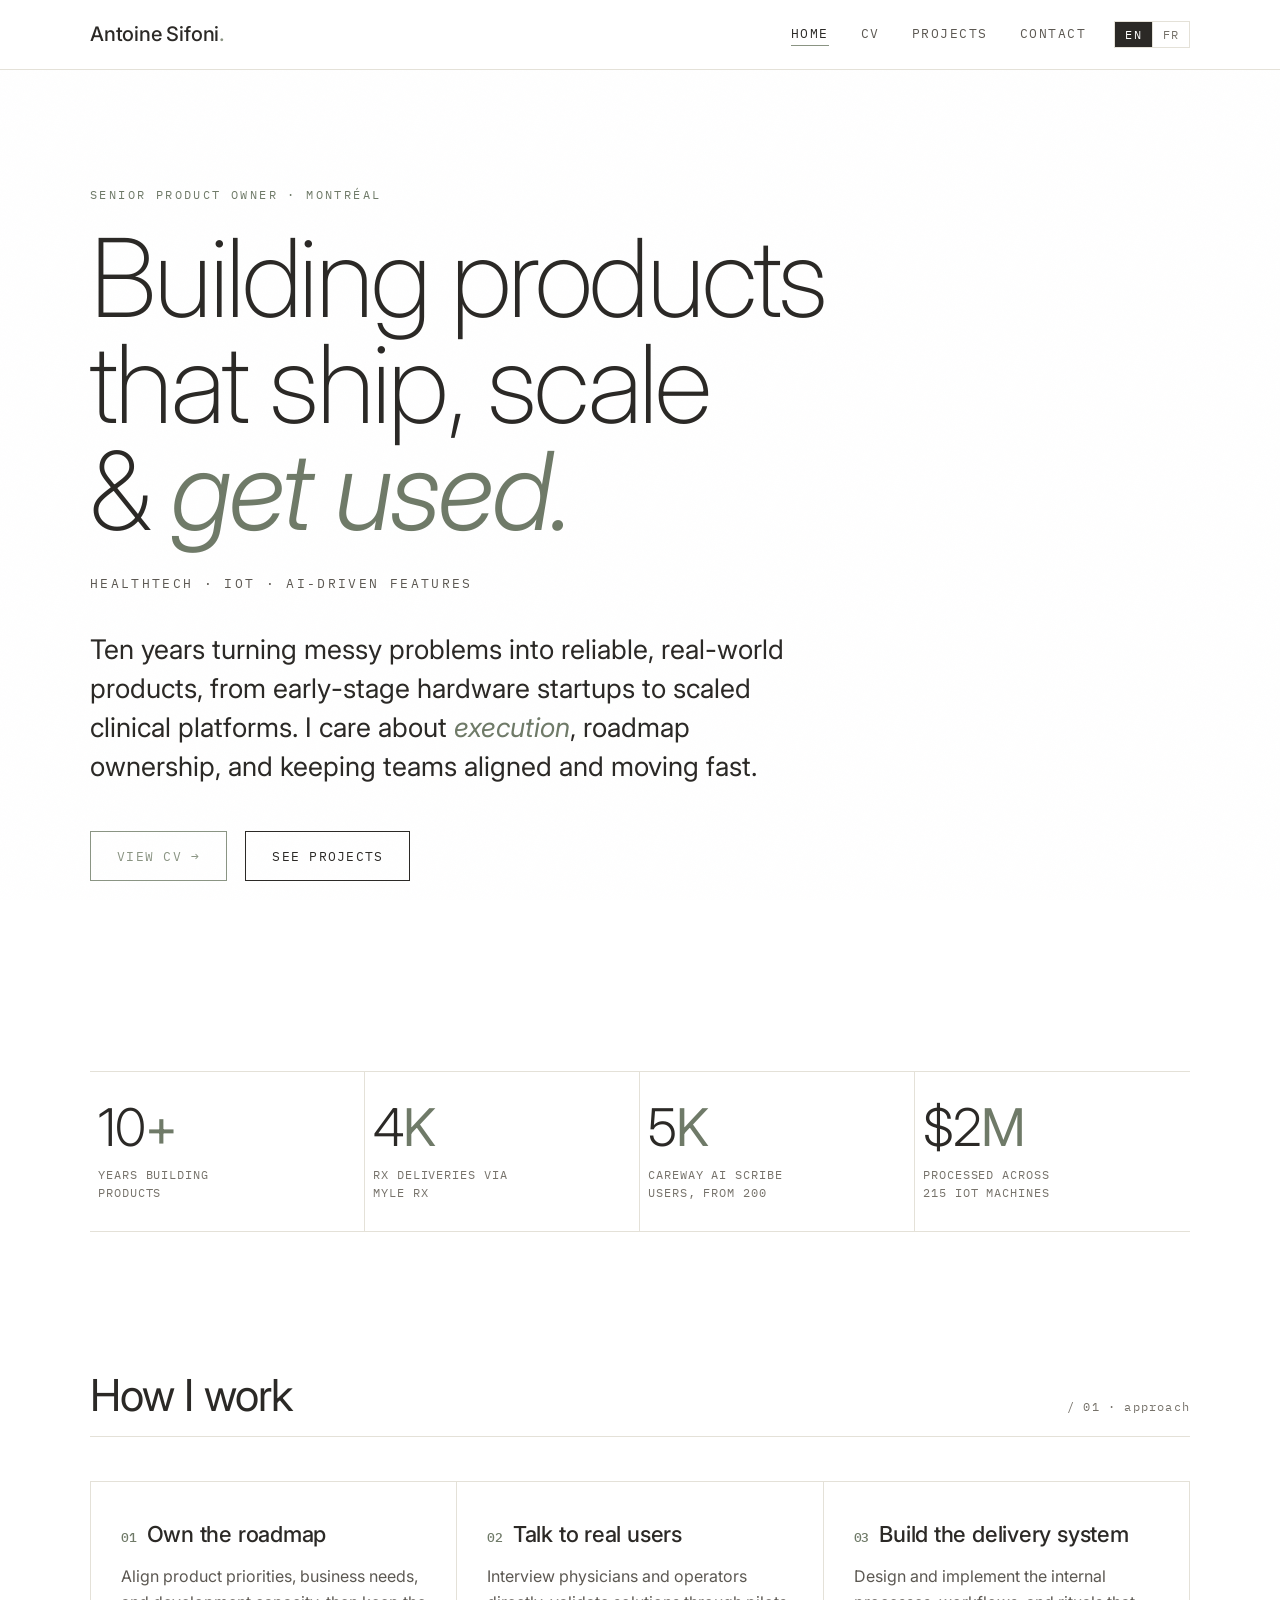
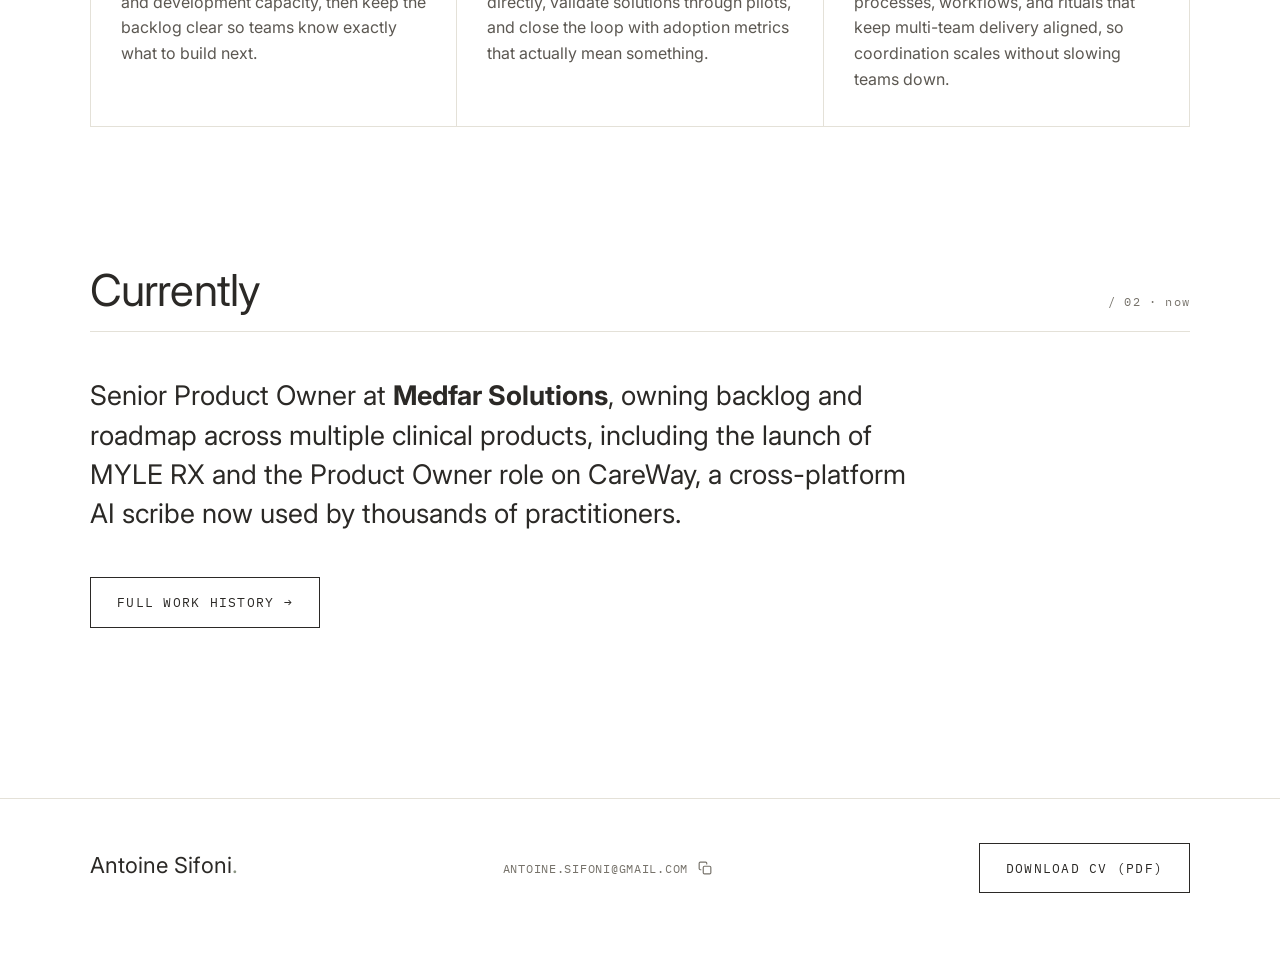
<file: index.html>
<!DOCTYPE html>
<html lang="en">
<head>
<meta charset="UTF-8" />
<meta name="viewport" content="width=device-width, initial-scale=1.0" />
<title data-i18n="title.index">Antoine Sifoni · Senior Product Owner</title>
<meta name="description" content="Antoine Sifoni — Senior Product Owner in Montréal. Ten years shipping healthtech, IoT, and AI-driven products, from early-stage hardware startups to scaled clinical platforms." />
<link rel="canonical" href="https://sifoni.ca/" />

<!-- Open Graph / social share -->
<meta property="og:type" content="website" />
<meta property="og:site_name" content="Antoine Sifoni" />
<meta property="og:title" content="Antoine Sifoni · Senior Product Owner" />
<meta property="og:description" content="Ten years shipping healthtech, IoT, and AI-driven products — roadmap ownership, user research, and multi-platform delivery." />
<meta property="og:url" content="https://sifoni.ca/" />
<meta property="og:image" content="https://sifoni.ca/og-image.png" />
<meta property="og:image:width" content="1200" />
<meta property="og:image:height" content="630" />
<meta property="og:locale" content="en_CA" />
<meta property="og:locale:alternate" content="fr_CA" />
<meta name="twitter:card" content="summary_large_image" />
<meta name="twitter:title" content="Antoine Sifoni · Senior Product Owner" />
<meta name="twitter:description" content="Ten years shipping healthtech, IoT, and AI-driven products — roadmap ownership, user research, and multi-platform delivery." />
<meta name="twitter:image" content="https://sifoni.ca/og-image.png" />

<!-- icons -->
<link rel="icon" href="favicon.svg" type="image/svg+xml" />
<link rel="apple-touch-icon" href="favicon.svg" />

<!-- fonts (non-blocking: preconnect + direct stylesheet, no CSS @import) -->
<link rel="preconnect" href="https://fonts.googleapis.com" />
<link rel="preconnect" href="https://fonts.gstatic.com" crossorigin />
<link rel="stylesheet" href="https://fonts.googleapis.com/css2?family=Inter:ital,wght@0,200;0,300;0,400;0,500;0,600;1,300;1,400&family=IBM+Plex+Mono:wght@400;500&display=swap" />

<link rel="stylesheet" href="style.css" />

<script type="application/ld+json">
{
  "@context": "https://schema.org",
  "@type": "Person",
  "name": "Antoine Sifoni",
  "jobTitle": "Senior Product Owner",
  "url": "https://sifoni.ca",
  "email": "mailto:antoine.sifoni@gmail.com",
  "telephone": "+1-514-528-9184",
  "address": { "@type": "PostalAddress", "addressLocality": "Montréal", "addressRegion": "QC", "addressCountry": "CA" },
  "worksFor": { "@type": "Organization", "name": "Medfar Solutions" },
  "alumniOf": { "@type": "CollegeOrUniversity", "name": "École de technologie supérieure" },
  "knowsLanguage": ["en", "fr"]
}
</script>
</head>
<body>

<a class="skip-link" href="#main" data-i18n="nav.skip">Skip to content</a>

<nav class="nav">
  <div class="nav-inner">
    <a href="index.html" class="brand">Antoine Sifoni<span class="dot">.</span></a>
    <div class="nav-right">
      <div class="nav-links">
        <a href="index.html" class="active" data-i18n="nav.home">Home</a>
        <a href="cv.html" data-i18n="nav.cv">CV</a>
        <a href="projects.html" data-i18n="nav.projects">Projects</a>
        <a href="contact.html" data-i18n="nav.contact">Contact</a>
      </div>
      <div class="lang-toggle" role="group" aria-label="Language">
        <button type="button" data-lang="en" aria-pressed="true">EN</button>
        <button type="button" data-lang="fr" aria-pressed="false">FR</button>
      </div>
    </div>
  </div>
</nav>

<header class="hero" id="main" tabindex="-1">
  <div class="wrap hero-grid">
    <div>
      <span class="eyebrow reveal d1" data-i18n="home.eyebrow">Senior Product Owner · Montréal</span>
      <h1 class="reveal d2" data-i18n="home.h1">Building products<br>that ship, scale<br>&amp; <em>get used.</em></h1>
      <p class="hero-sub reveal d3" data-i18n="home.sub">Healthtech &middot; IoT &middot; AI-driven features</p>
      <p class="hero-lead reveal d4" data-i18n="home.lead">
        Ten years turning messy problems into reliable, real-world products, from
        early-stage hardware startups to scaled clinical platforms. I care about
        <span class="hl">execution</span>, roadmap ownership, and keeping teams
        aligned and moving fast.
      </p>
      <div class="hero-cta reveal d5">
        <a href="cv.html" class="btn accent" data-i18n="home.cta.cv">View CV &rarr;</a>
        <a href="projects.html" class="btn" data-i18n="home.cta.projects">See projects</a>
      </div>
    </div>
  </div>
</header>

<section class="block">
  <div class="wrap">
    <div class="metrics reveal d2">
      <div class="metric">
        <div class="n">10<span class="u">+</span></div>
        <div class="l" data-i18n="home.m1">Years building<br>products</div>
      </div>
      <div class="metric">
        <div class="n">4<span class="u">K</span></div>
        <div class="l" data-i18n="home.m2">RX deliveries via<br>MYLE RX</div>
      </div>
      <div class="metric">
        <div class="n">5<span class="u">K</span></div>
        <div class="l" data-i18n="home.m3">CareWay AI scribe<br>users, from 200</div>
      </div>
      <div class="metric">
        <div class="n">$2<span class="u">M</span></div>
        <div class="l" data-i18n="home.m4">Processed across<br>215 IoT machines</div>
      </div>
    </div>
  </div>
</section>

<section class="block">
  <div class="wrap">
    <div class="block-head">
      <h2 class="section-title" data-i18n="home.howtitle">How I work</h2>
      <span class="idx" data-i18n="home.idx1">/ 01 · approach</span>
    </div>
    <div class="focus">
      <div class="focus-item">
        <h3 data-i18n="home.focus1.h"><span>01</span>Own the roadmap</h3>
        <p data-i18n="home.focus1.p">Align product priorities, business needs, and development capacity, then keep the backlog clear so teams know exactly what to build next.</p>
      </div>
      <div class="focus-item">
        <h3 data-i18n="home.focus2.h"><span>02</span>Talk to real users</h3>
        <p data-i18n="home.focus2.p">Interview physicians and operators directly, validate solutions through pilots, and close the loop with adoption metrics that actually mean something.</p>
      </div>
      <div class="focus-item">
        <h3 data-i18n="home.focus3.h"><span>03</span>Build the delivery system</h3>
        <p data-i18n="home.focus3.p">Design and implement the internal processes, workflows, and rituals that keep multi-team delivery aligned, so coordination scales without slowing teams down.</p>
      </div>
    </div>
  </div>
</section>

<section class="block">
  <div class="wrap">
    <div class="block-head">
      <h2 class="section-title" data-i18n="home.currently">Currently</h2>
      <span class="idx" data-i18n="home.idx2">/ 02 · now</span>
    </div>
    <p class="hero-lead" style="margin-top:0;max-width:820px;" data-i18n="home.currently.p">
      Senior Product Owner at <strong>Medfar Solutions</strong>, owning backlog and
      roadmap across multiple clinical products, including the launch of MYLE RX and
      the Product Owner role on CareWay, a cross-platform AI scribe now used by thousands
      of practitioners.
    </p>
    <div class="hero-cta">
      <a href="cv.html" class="btn" data-i18n="home.fullhistory">Full work history &rarr;</a>
    </div>
  </div>
</section>

<footer>
  <div class="footer-inner">
    <span class="sig">Antoine Sifoni<span style="color:var(--accent)">.</span></span>
    <span class="email-wrap">
      <span class="meta">ANTOINE.SIFONI@GMAIL.COM</span>
      <button type="button" class="copy-email" aria-label="Copy email address" title="Copy email"
        onclick="navigator.clipboard.writeText('antoine.sifoni@gmail.com');var b=this;b.classList.add('copied');b.title='Copied!';setTimeout(function(){b.classList.remove('copied');b.title='Copy email';},1500);">
        <svg class="ic-copy" viewBox="0 0 24 24" fill="none" stroke="currentColor" stroke-width="2" stroke-linecap="round" stroke-linejoin="round"><rect x="9" y="9" width="13" height="13" rx="2"/><path d="M5 15H4a2 2 0 0 1-2-2V4a2 2 0 0 1 2-2h9a2 2 0 0 1 2 2v1"/></svg>
        <svg class="ic-check" viewBox="0 0 24 24" fill="none" stroke="currentColor" stroke-width="2" stroke-linecap="round" stroke-linejoin="round"><polyline points="20 6 9 17 4 12"/></svg>
      </button>
    </span>
    <a href="cv.html?print=1" class="btn footer-dl" data-i18n="footer.download">Download CV (PDF)</a>
  </div>
</footer>

<script src="i18n.js"></script>
</body>
</html>
</file>
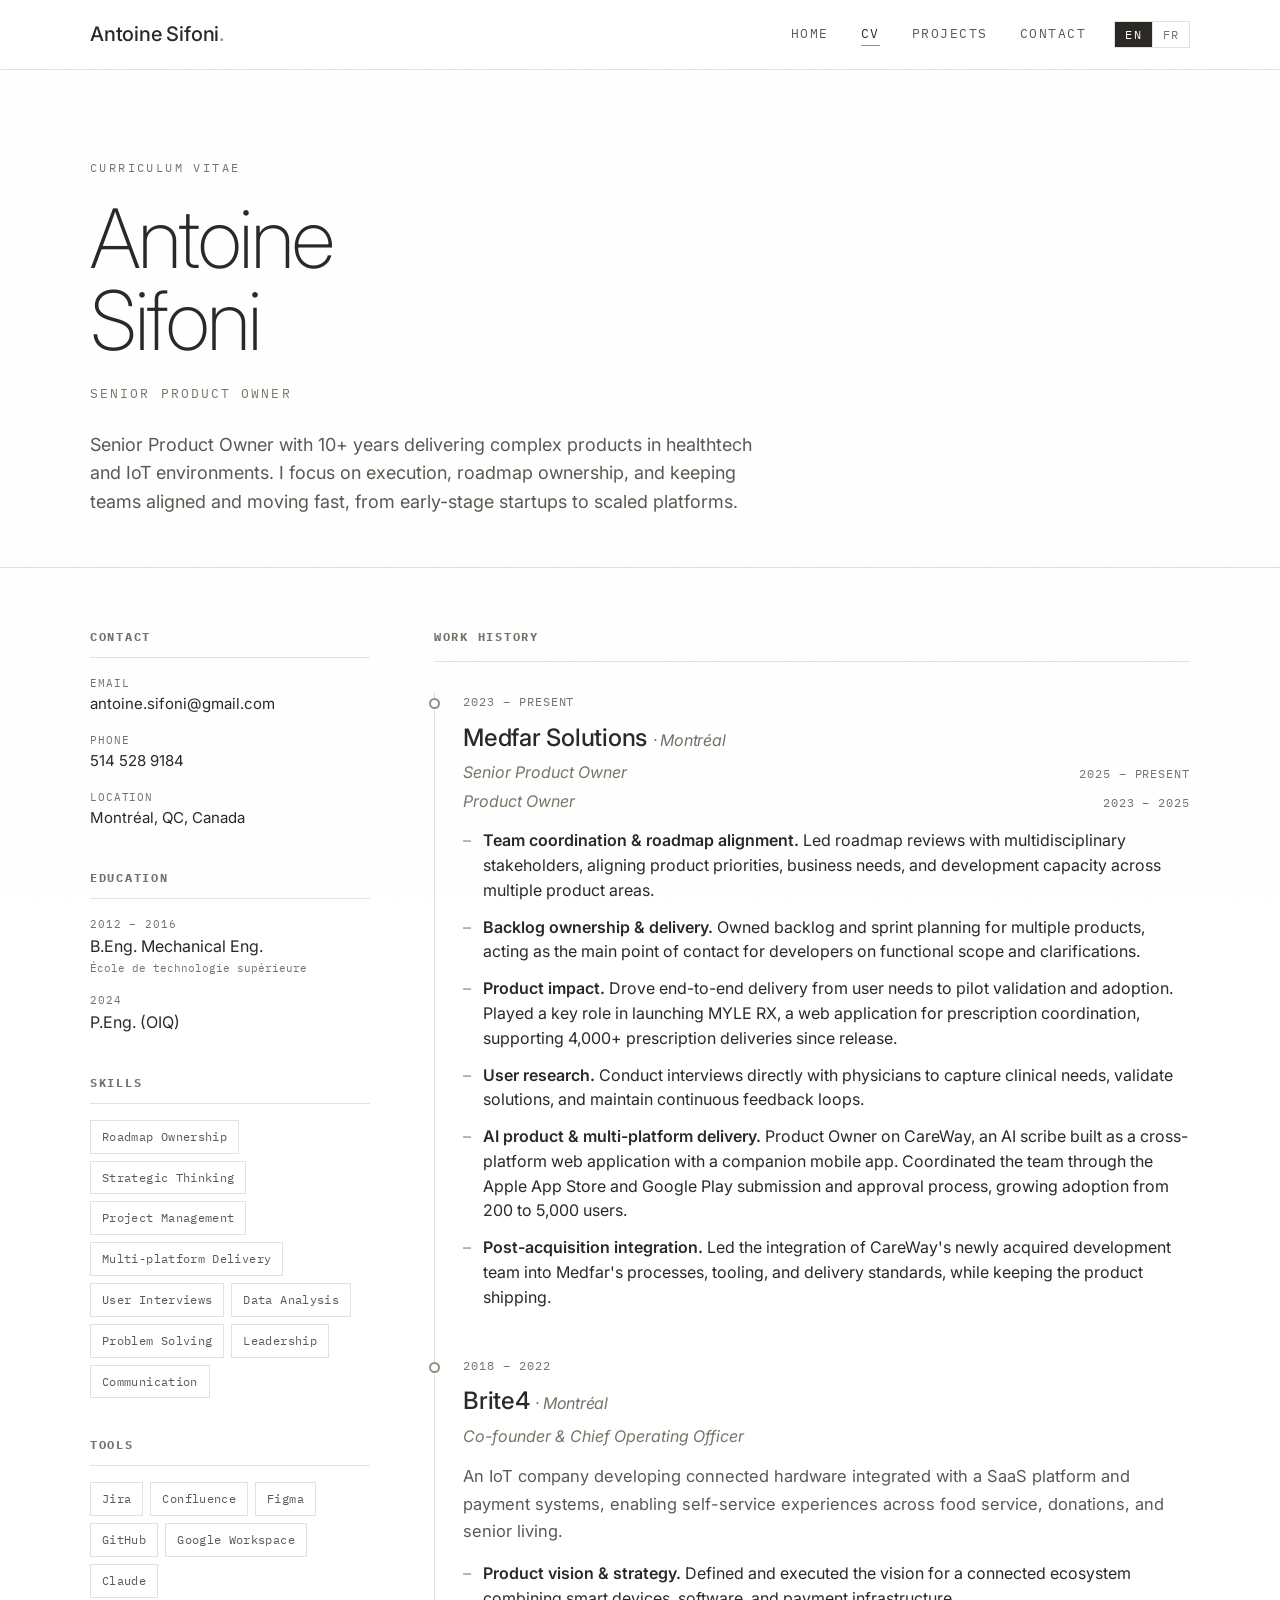
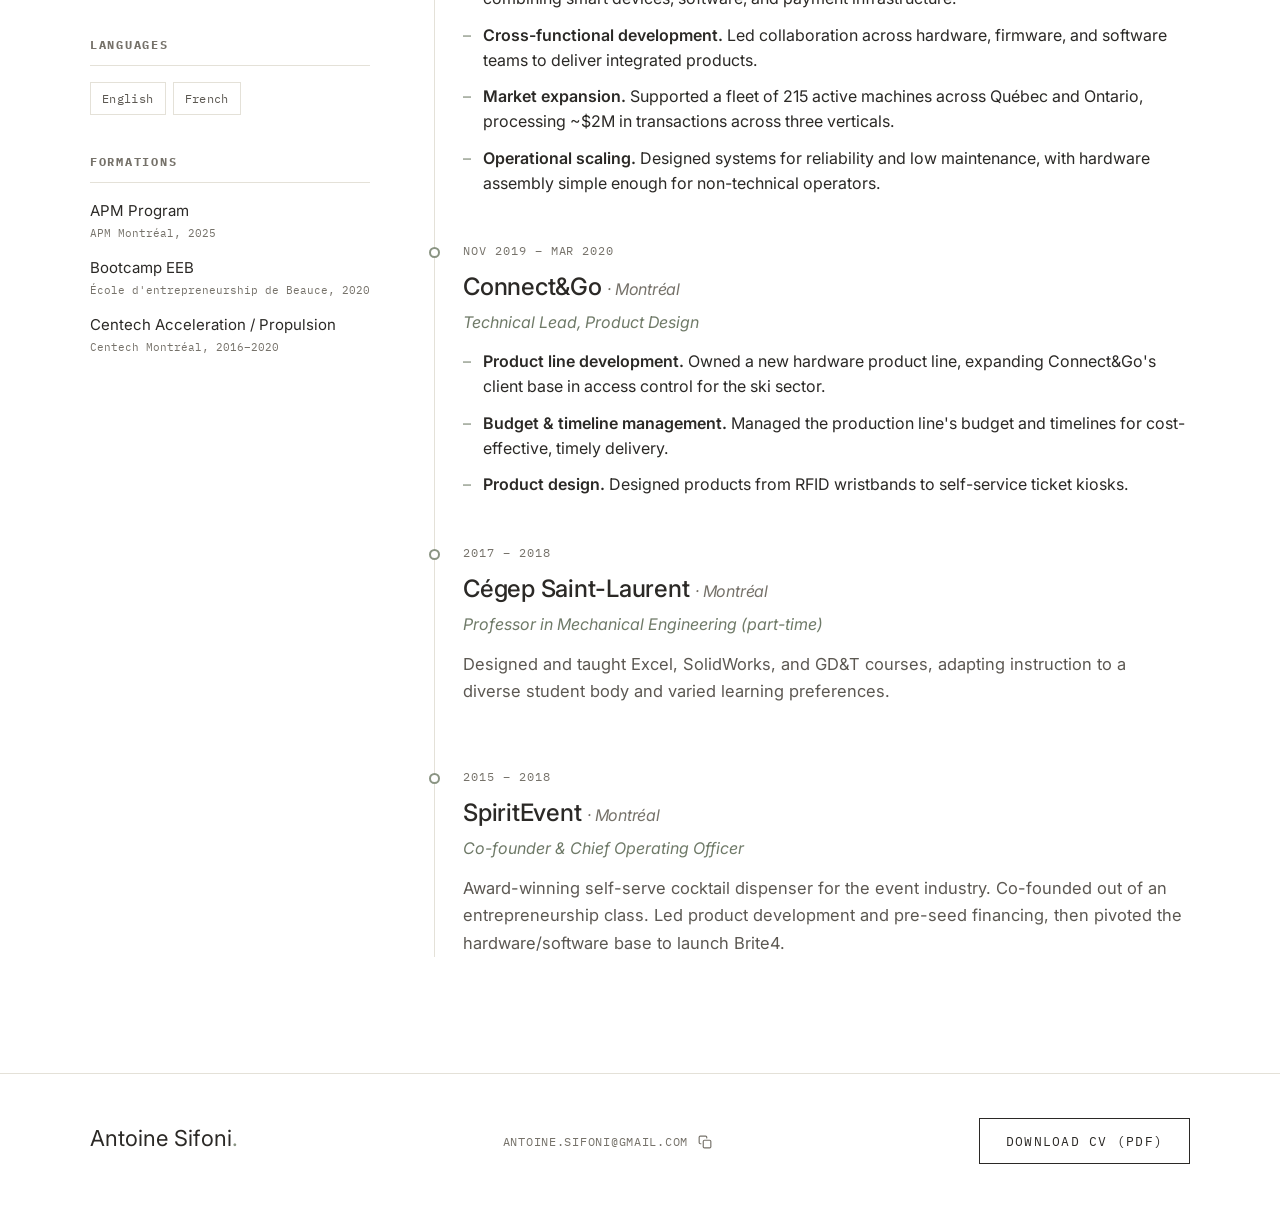
<file: cv.html>
<!DOCTYPE html>
<html lang="en">
<head>
<meta charset="UTF-8" />
<meta name="viewport" content="width=device-width, initial-scale=1.0" />
<title data-i18n="title.cv">CV · Antoine Sifoni</title>
<meta name="description" content="The CV of Antoine Sifoni, Senior Product Owner: 10+ years delivering complex healthtech and IoT products. Roadmap ownership, user research, and multi-platform delivery." />
<link rel="canonical" href="https://sifoni.ca/cv.html" />

<!-- Open Graph / social share -->
<meta property="og:type" content="website" />
<meta property="og:site_name" content="Antoine Sifoni" />
<meta property="og:title" content="CV · Antoine Sifoni" />
<meta property="og:description" content="Senior Product Owner with 10+ years delivering complex products in healthtech and IoT — from early-stage startups to scaled platforms." />
<meta property="og:url" content="https://sifoni.ca/cv.html" />
<meta property="og:image" content="https://sifoni.ca/og-image.png" />
<meta property="og:image:width" content="1200" />
<meta property="og:image:height" content="630" />
<meta property="og:locale" content="en_CA" />
<meta property="og:locale:alternate" content="fr_CA" />
<meta name="twitter:card" content="summary_large_image" />
<meta name="twitter:title" content="CV · Antoine Sifoni" />
<meta name="twitter:description" content="Senior Product Owner with 10+ years delivering complex products in healthtech and IoT — from early-stage startups to scaled platforms." />
<meta name="twitter:image" content="https://sifoni.ca/og-image.png" />

<!-- icons -->
<link rel="icon" href="favicon.svg" type="image/svg+xml" />
<link rel="apple-touch-icon" href="favicon.svg" />

<!-- fonts (non-blocking: preconnect + direct stylesheet, no CSS @import) -->
<link rel="preconnect" href="https://fonts.googleapis.com" />
<link rel="preconnect" href="https://fonts.gstatic.com" crossorigin />
<link rel="stylesheet" href="https://fonts.googleapis.com/css2?family=Inter:ital,wght@0,200;0,300;0,400;0,500;0,600;1,300;1,400&family=IBM+Plex+Mono:wght@400;500&display=swap" />

<link rel="stylesheet" href="style.css" />
</head>
<body>

<a class="skip-link" href="#main" data-i18n="nav.skip">Skip to content</a>

<nav class="nav">
  <div class="nav-inner">
    <a href="index.html" class="brand">Antoine Sifoni<span class="dot">.</span></a>
    <div class="nav-right">
      <div class="nav-links">
        <a href="index.html" data-i18n="nav.home">Home</a>
        <a href="cv.html" class="active" data-i18n="nav.cv">CV</a>
        <a href="projects.html" data-i18n="nav.projects">Projects</a>
        <a href="contact.html" data-i18n="nav.contact">Contact</a>
      </div>
      <div class="lang-toggle" role="group" aria-label="Language">
        <button type="button" data-lang="en" aria-pressed="true">EN</button>
        <button type="button" data-lang="fr" aria-pressed="false">FR</button>
      </div>
    </div>
  </div>
</nav>

<header class="page-head" id="main" tabindex="-1">
  <div class="wrap">
    <span class="eyebrow reveal d1" data-i18n="cv.eyebrow">Curriculum Vitae</span>
    <h1 class="reveal d2">Antoine<br>Sifoni</h1>
    <p class="role reveal d3" data-i18n="cv.role">Senior Product Owner</p>
    <p class="reveal d4" data-i18n="cv.intro">
      Senior Product Owner with 10+ years delivering complex products in healthtech and
      IoT environments. I focus on execution, roadmap ownership, and keeping teams aligned
      and moving fast, from early-stage startups to scaled platforms.
    </p>
  </div>
</header>

<div class="wrap">
  <div class="cv-grid">

    <!-- ASIDE -->
    <aside class="cv-aside">
      <div class="grp">
        <h4 data-i18n="cv.h.contact">Contact</h4>
        <div class="row"><div class="k" data-i18n="cv.k.email">Email</div><div class="v small">antoine.sifoni@gmail.com</div></div>
        <div class="row"><div class="k" data-i18n="cv.k.phone">Phone</div><div class="v small">514 528 9184</div></div>
        <div class="row"><div class="k" data-i18n="cv.k.location">Location</div><div class="v small" data-i18n="cv.v.location">Montréal, QC, Canada</div></div>
      </div>

      <div class="grp">
        <h4 data-i18n="cv.h.education">Education</h4>
        <div class="row"><div class="k">2012 – 2016</div><div class="v" data-i18n="cv.edu.deg1">B.Eng. Mechanical Eng.</div><div class="k" style="text-transform:none;letter-spacing:0" data-i18n="cv.edu.deg1.school">École de technologie supérieure</div></div>
        <div class="row" style="margin-top:14px"><div class="k">2024</div><div class="v" data-i18n="cv.edu.deg2">P.Eng. (OIQ)</div></div>
      </div>

      <div class="grp">
        <h4 data-i18n="cv.h.skills">Skills</h4>
        <div class="chips">
          <span class="chip" data-i18n="cv.skill1">Roadmap Ownership</span>
          <span class="chip" data-i18n="cv.skill2">Strategic Thinking</span>
          <span class="chip" data-i18n="cv.skill3">Project Management</span>
          <span class="chip" data-i18n="cv.skill4">Multi-platform Delivery</span>
          <span class="chip" data-i18n="cv.skill5">User Interviews</span>
          <span class="chip" data-i18n="cv.skill6">Data Analysis</span>
          <span class="chip" data-i18n="cv.skill7">Problem Solving</span>
          <span class="chip" data-i18n="cv.skill8">Leadership</span>
          <span class="chip" data-i18n="cv.skill9">Communication</span>
        </div>
      </div>

      <div class="grp">
        <h4 data-i18n="cv.h.tools">Tools</h4>
        <div class="chips">
          <span class="chip">Jira</span>
          <span class="chip">Confluence</span>
          <span class="chip">Figma</span>
          <span class="chip">GitHub</span>
          <span class="chip">Google Workspace</span>
          <span class="chip">Claude</span>
        </div>
      </div>

      <div class="grp">
        <h4 data-i18n="cv.h.languages">Languages</h4>
        <div class="chips">
          <span class="chip" data-i18n="cv.lang.en">English</span>
          <span class="chip" data-i18n="cv.lang.fr">French</span>
        </div>
      </div>

      <div class="grp">
        <h4 data-i18n="cv.h.formations">Formations</h4>
        <div class="row"><div class="v small">APM Program</div><div class="k" style="text-transform:none;letter-spacing:0">APM Montréal, 2025</div></div>
        <div class="row"><div class="v small">Bootcamp EEB</div><div class="k" style="text-transform:none;letter-spacing:0">École d'entrepreneurship de Beauce, 2020</div></div>
        <div class="row"><div class="v small">Centech Acceleration / Propulsion</div><div class="k" style="text-transform:none;letter-spacing:0">Centech Montréal, 2016–2020</div></div>
      </div>
    </aside>

    <!-- MAIN -->
    <main class="cv-main">
      <h4 style="font-family:var(--mono);font-size:11.5px;letter-spacing:0.15em;text-transform:uppercase;color:var(--ink-faint);padding-bottom:14px;margin-bottom:30px;border-bottom:1px solid var(--line);" data-i18n="cv.workhistory">Work History</h4>

      <div class="xp">
        <div class="date" data-i18n="cv.xp1.date">2023 – Present</div>
        <div class="org">Medfar Solutions <span class="where">· Montréal</span></div>
        <div class="pos"><span data-i18n="cv.xp1.pos1">Senior Product Owner</span> <span class="pos-date">2025 – Present</span></div>
        <div class="pos"><span data-i18n="cv.xp1.pos2">Product Owner</span> <span class="pos-date">2023 – 2025</span></div>
        <ul>
          <li data-i18n="cv.xp1.li1"><b>Team coordination &amp; roadmap alignment.</b> Led roadmap reviews with multidisciplinary stakeholders, aligning product priorities, business needs, and development capacity across multiple product areas.</li>
          <li data-i18n="cv.xp1.li2"><b>Backlog ownership &amp; delivery.</b> Owned backlog and sprint planning for multiple products, acting as the main point of contact for developers on functional scope and clarifications.</li>
          <li data-i18n="cv.xp1.li3"><b>Product impact.</b> Drove end-to-end delivery from user needs to pilot validation and adoption. Played a key role in launching MYLE RX, a web application for prescription coordination, supporting 4,000+ prescription deliveries since release.</li>
          <li data-i18n="cv.xp1.li4"><b>User research.</b> Conduct interviews directly with physicians to capture clinical needs, validate solutions, and maintain continuous feedback loops.</li>
          <li data-i18n="cv.xp1.li5"><b>AI product &amp; multi-platform delivery.</b> Product Owner on CareWay, an AI scribe built as a cross-platform web application with a companion mobile app. Coordinated the team through the Apple App Store and Google Play submission and approval process, growing adoption from 200 to 5,000 users.</li>
          <li data-i18n="cv.xp1.li6"><b>Post-acquisition integration.</b> Led the integration of CareWay's newly acquired development team into Medfar's processes, tooling, and delivery standards, while keeping the product shipping.</li>
        </ul>
      </div>

      <div class="xp">
        <div class="date">2018 – 2022</div>
        <div class="org">Brite4 <span class="where">· Montréal</span></div>
        <div class="pos" data-i18n="cv.xp2.pos">Co-founder &amp; Chief Operating Officer</div>
        <p class="desc" data-i18n="cv.xp2.desc">An IoT company developing connected hardware integrated with a SaaS platform and payment systems, enabling self-service experiences across food service, donations, and senior living.</p>
        <ul>
          <li data-i18n="cv.xp2.li1"><b>Product vision &amp; strategy.</b> Defined and executed the vision for a connected ecosystem combining smart devices, software, and payment infrastructure.</li>
          <li data-i18n="cv.xp2.li2"><b>Cross-functional development.</b> Led collaboration across hardware, firmware, and software teams to deliver integrated products.</li>
          <li data-i18n="cv.xp2.li3"><b>Market expansion.</b> Supported a fleet of 215 active machines across Québec and Ontario, processing ~$2M in transactions across three verticals.</li>
          <li data-i18n="cv.xp2.li4"><b>Operational scaling.</b> Designed systems for reliability and low maintenance, with hardware assembly simple enough for non-technical operators.</li>
        </ul>
      </div>

      <div class="xp">
        <div class="date">Nov 2019 – Mar 2020</div>
        <div class="org">Connect&amp;Go <span class="where">· Montréal</span></div>
        <div class="pos" data-i18n="cv.xp3.pos">Technical Lead, Product Design</div>
        <ul>
          <li data-i18n="cv.xp3.li1"><b>Product line development.</b> Owned a new hardware product line, expanding Connect&amp;Go's client base in access control for the ski sector.</li>
          <li data-i18n="cv.xp3.li2"><b>Budget &amp; timeline management.</b> Managed the production line's budget and timelines for cost-effective, timely delivery.</li>
          <li data-i18n="cv.xp3.li3"><b>Product design.</b> Designed products from RFID wristbands to self-service ticket kiosks.</li>
        </ul>
      </div>

      <div class="xp">
        <div class="date">2017 – 2018</div>
        <div class="org">Cégep Saint-Laurent <span class="where">· Montréal</span></div>
        <div class="pos" data-i18n="cv.xp4.pos">Professor in Mechanical Engineering (part-time)</div>
        <p class="desc" data-i18n="cv.xp4.desc">Designed and taught Excel, SolidWorks, and GD&amp;T courses, adapting instruction to a diverse student body and varied learning preferences.</p>
      </div>

      <div class="xp">
        <div class="date">2015 – 2018</div>
        <div class="org">SpiritEvent <span class="where">· Montréal</span></div>
        <div class="pos" data-i18n="cv.xp5.pos">Co-founder &amp; Chief Operating Officer</div>
        <p class="desc" data-i18n="cv.xp5.desc">Award-winning self-serve cocktail dispenser for the event industry. Co-founded out of an entrepreneurship class. Led product development and pre-seed financing, then pivoted the hardware/software base to launch Brite4.</p>
      </div>

    </main>
  </div>
</div>

<footer>
  <div class="footer-inner">
    <span class="sig">Antoine Sifoni<span style="color:var(--accent)">.</span></span>
    <span class="email-wrap">
      <span class="meta">ANTOINE.SIFONI@GMAIL.COM</span>
      <button type="button" class="copy-email" aria-label="Copy email address" title="Copy email"
        onclick="navigator.clipboard.writeText('antoine.sifoni@gmail.com');var b=this;b.classList.add('copied');b.title='Copied!';setTimeout(function(){b.classList.remove('copied');b.title='Copy email';},1500);">
        <svg class="ic-copy" viewBox="0 0 24 24" fill="none" stroke="currentColor" stroke-width="2" stroke-linecap="round" stroke-linejoin="round"><rect x="9" y="9" width="13" height="13" rx="2"/><path d="M5 15H4a2 2 0 0 1-2-2V4a2 2 0 0 1 2-2h9a2 2 0 0 1 2 2v1"/></svg>
        <svg class="ic-check" viewBox="0 0 24 24" fill="none" stroke="currentColor" stroke-width="2" stroke-linecap="round" stroke-linejoin="round"><polyline points="20 6 9 17 4 12"/></svg>
      </button>
    </span>
    <button type="button" class="btn footer-dl" onclick="printCV()" data-i18n="footer.download">Download CV (PDF)</button>
  </div>
</footer>

<script>
  function printCV() {
    var prev = document.title;
    document.title = 'Antoine Sifoni - CV';   // becomes the default PDF filename
    window.print();
    setTimeout(function () { document.title = prev; }, 250);
  }
  // Auto-open the print dialog when arriving from another page's button.
  if (location.search.indexOf('print') !== -1) {
    window.addEventListener('load', function () { setTimeout(printCV, 350); });
  }
</script>
<script src="i18n.js"></script>

</body>
</html>
</file>
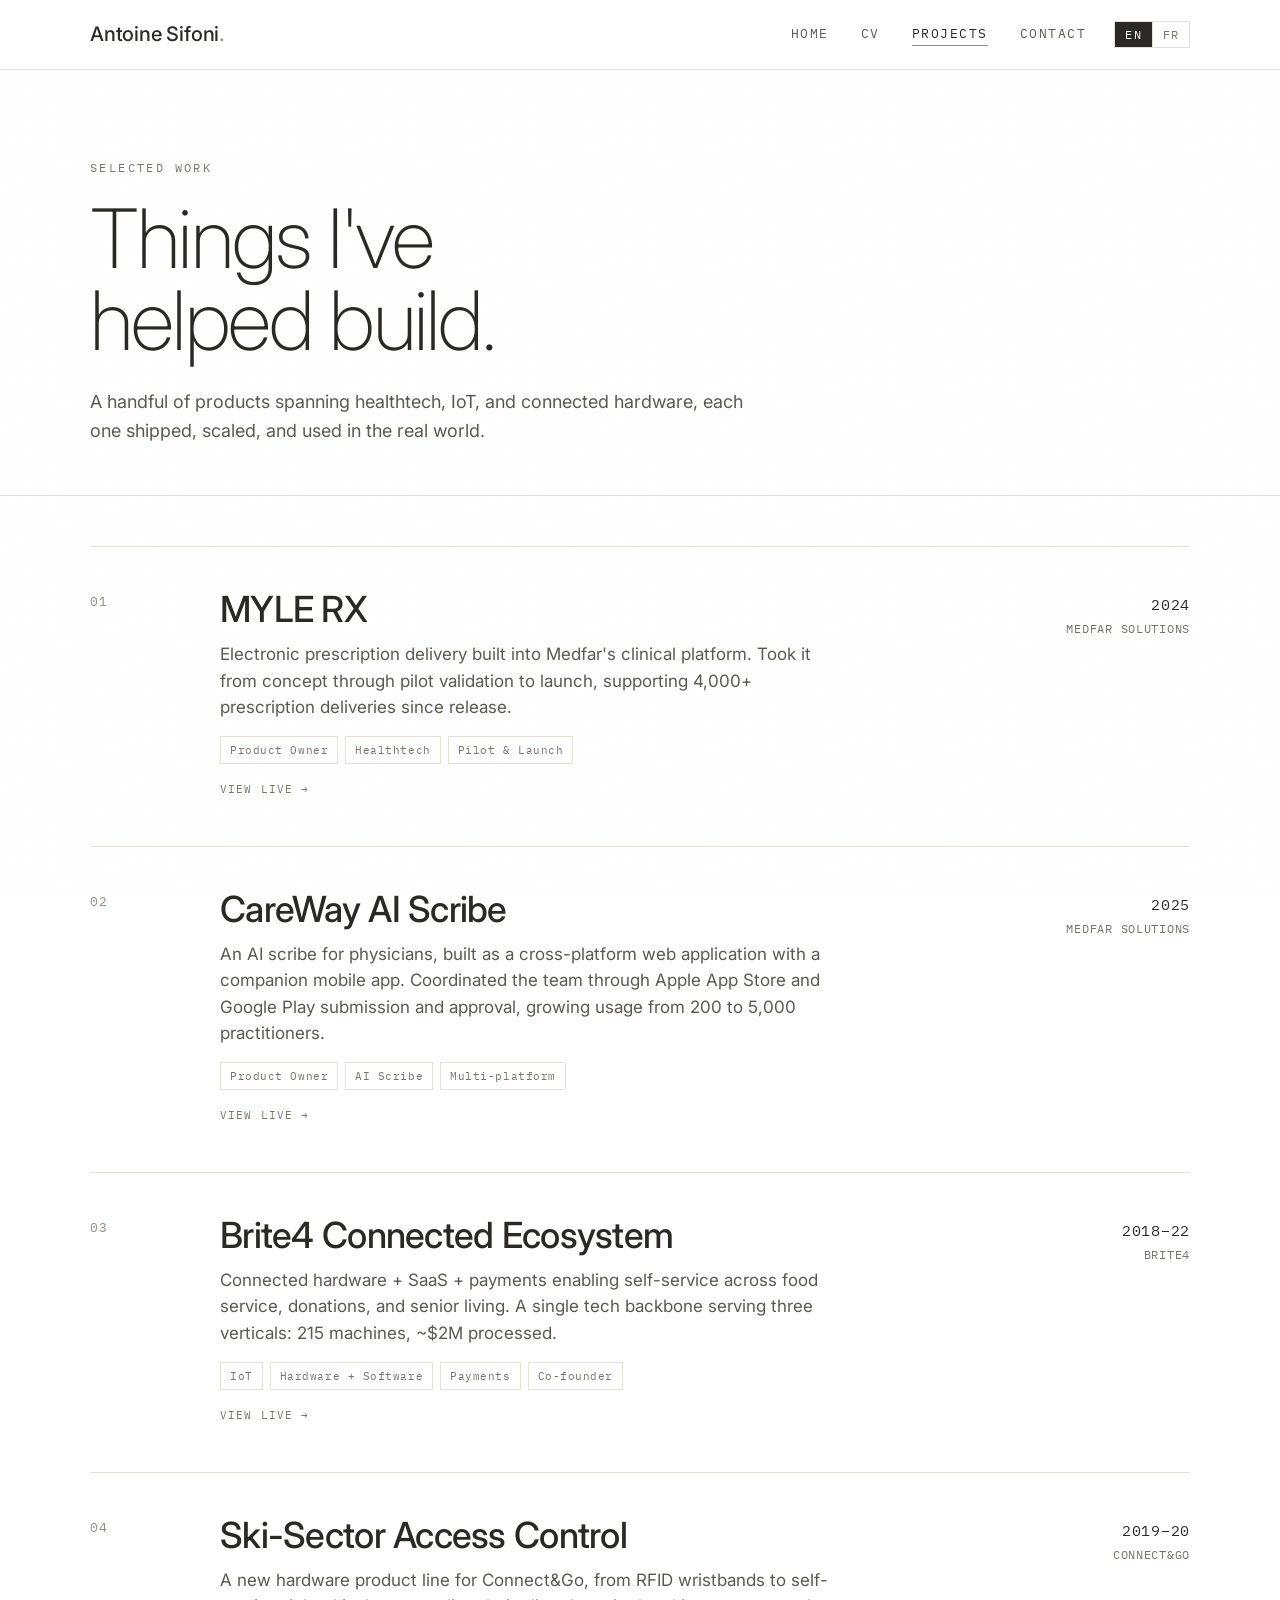
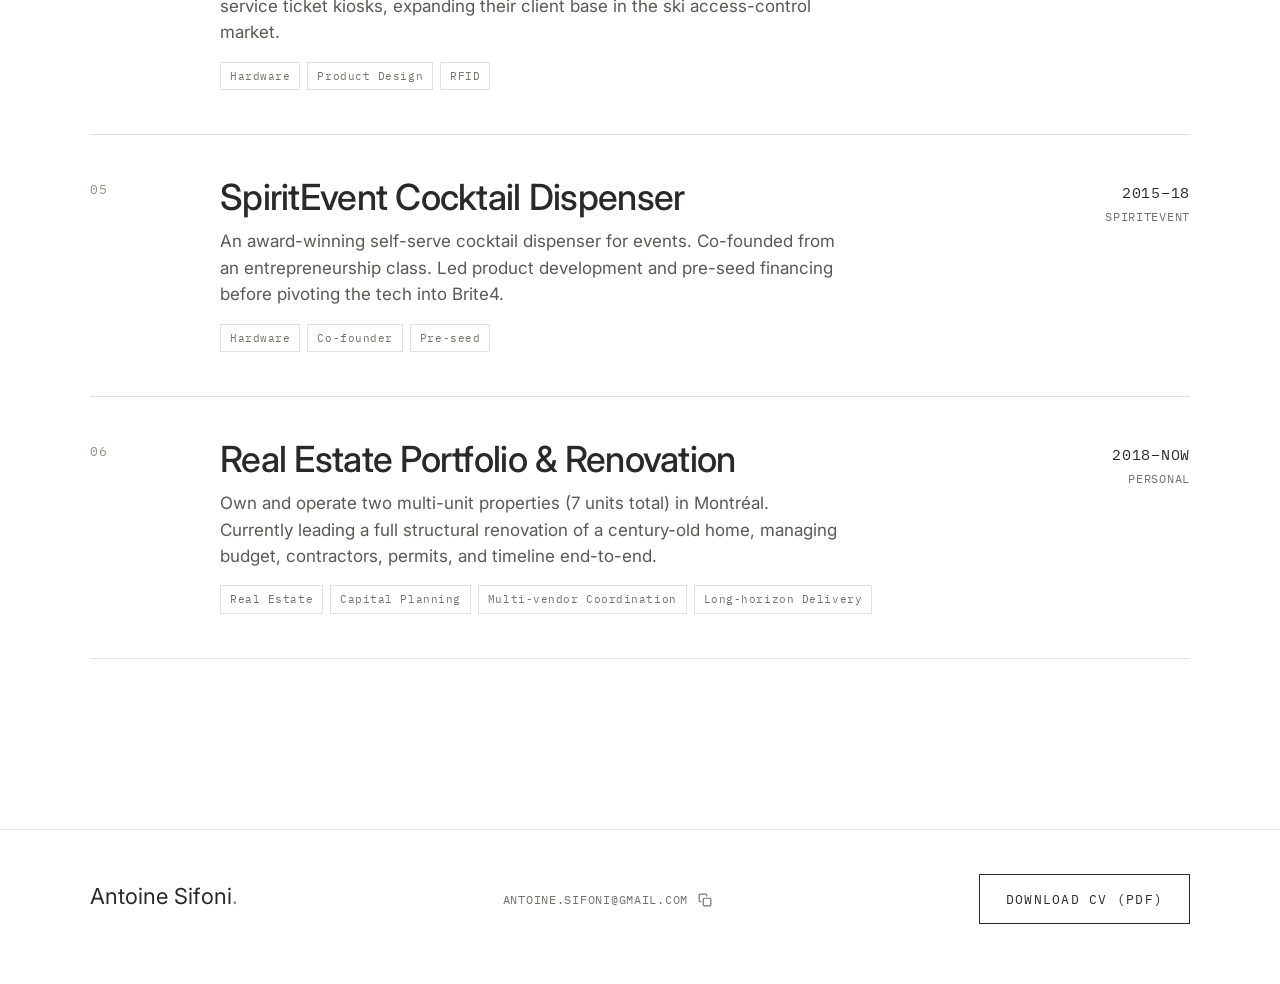
<file: projects.html>
<!DOCTYPE html>
<html lang="en">
<head>
<meta charset="UTF-8" />
<meta name="viewport" content="width=device-width, initial-scale=1.0" />
<title data-i18n="title.projects">Projects · Antoine Sifoni</title>
<meta name="description" content="Selected work by Antoine Sifoni — MYLE RX, CareWay AI scribe, Brite4 IoT, and more. Products shipped, scaled, and used across healthtech, IoT, and connected hardware." />
<link rel="canonical" href="https://sifoni.ca/projects.html" />

<!-- Open Graph / social share -->
<meta property="og:type" content="website" />
<meta property="og:site_name" content="Antoine Sifoni" />
<meta property="og:title" content="Projects · Antoine Sifoni" />
<meta property="og:description" content="A handful of products spanning healthtech, IoT, and connected hardware — each one shipped, scaled, and used in the real world." />
<meta property="og:url" content="https://sifoni.ca/projects.html" />
<meta property="og:image" content="https://sifoni.ca/og-image.png" />
<meta property="og:image:width" content="1200" />
<meta property="og:image:height" content="630" />
<meta property="og:locale" content="en_CA" />
<meta property="og:locale:alternate" content="fr_CA" />
<meta name="twitter:card" content="summary_large_image" />
<meta name="twitter:title" content="Projects · Antoine Sifoni" />
<meta name="twitter:description" content="A handful of products spanning healthtech, IoT, and connected hardware — each one shipped, scaled, and used in the real world." />
<meta name="twitter:image" content="https://sifoni.ca/og-image.png" />

<!-- icons -->
<link rel="icon" href="favicon.svg" type="image/svg+xml" />
<link rel="apple-touch-icon" href="favicon.svg" />

<!-- fonts (non-blocking: preconnect + direct stylesheet, no CSS @import) -->
<link rel="preconnect" href="https://fonts.googleapis.com" />
<link rel="preconnect" href="https://fonts.gstatic.com" crossorigin />
<link rel="stylesheet" href="https://fonts.googleapis.com/css2?family=Inter:ital,wght@0,200;0,300;0,400;0,500;0,600;1,300;1,400&family=IBM+Plex+Mono:wght@400;500&display=swap" />

<link rel="stylesheet" href="style.css" />
</head>
<body>

<a class="skip-link" href="#main" data-i18n="nav.skip">Skip to content</a>

<nav class="nav">
  <div class="nav-inner">
    <a href="index.html" class="brand">Antoine Sifoni<span class="dot">.</span></a>
    <div class="nav-right">
      <div class="nav-links">
        <a href="index.html" data-i18n="nav.home">Home</a>
        <a href="cv.html" data-i18n="nav.cv">CV</a>
        <a href="projects.html" class="active" data-i18n="nav.projects">Projects</a>
        <a href="contact.html" data-i18n="nav.contact">Contact</a>
      </div>
      <div class="lang-toggle" role="group" aria-label="Language">
        <button type="button" data-lang="en" aria-pressed="true">EN</button>
        <button type="button" data-lang="fr" aria-pressed="false">FR</button>
      </div>
    </div>
  </div>
</nav>

<header class="page-head" id="main" tabindex="-1">
  <div class="wrap">
    <span class="eyebrow reveal d1" data-i18n="proj.eyebrow">Selected Work</span>
    <h1 class="reveal d2" data-i18n="proj.h1">Things I've<br>helped build.</h1>
    <p class="reveal d3" data-i18n="proj.intro">
      A handful of products spanning healthtech, IoT, and connected hardware, each one
      shipped, scaled, and used in the real world.
    </p>
  </div>
</header>

<section class="block" style="padding-top:50px;">
  <div class="wrap">

    <div class="proj reveal d2">
      <div class="pnum">01</div>
      <div class="pbody">
        <h3>MYLE RX</h3>
        <p data-i18n="proj.p1.desc">Electronic prescription delivery built into Medfar's clinical platform. Took it from concept through pilot validation to launch, supporting 4,000+ prescription deliveries since release.</p>
        <div class="ptags"><span data-i18n="proj.p1.t1">Product Owner</span><span data-i18n="proj.p1.t2">Healthtech</span><span data-i18n="proj.p1.t3">Pilot &amp; Launch</span></div>
        <a class="plink" href="https://www.medfarsolutions.com/en/myle-rx/" target="_blank" rel="noopener" data-i18n="proj.viewlive">View live &rarr;</a>
      </div>
      <div class="pmeta"><span class="yr">2024</span><br>MEDFAR SOLUTIONS</div>
    </div>

    <div class="proj reveal d3">
      <div class="pnum">02</div>
      <div class="pbody">
        <h3>CareWay AI Scribe</h3>
        <p data-i18n="proj.p2.desc">An AI scribe for physicians, built as a cross-platform web application with a companion mobile app. Coordinated the team through Apple App Store and Google Play submission and approval, growing usage from 200 to 5,000 practitioners.</p>
        <div class="ptags"><span data-i18n="proj.p2.t1">Product Owner</span><span data-i18n="proj.p2.t2">AI Scribe</span><span data-i18n="proj.p2.t3">Multi-platform</span></div>
        <a class="plink" href="https://careway.ai/en" target="_blank" rel="noopener" data-i18n="proj.viewlive">View live &rarr;</a>
      </div>
      <div class="pmeta"><span class="yr">2025</span><br>MEDFAR SOLUTIONS</div>
    </div>

    <div class="proj reveal d4">
      <div class="pnum">03</div>
      <div class="pbody">
        <h3>Brite4 Connected Ecosystem</h3>
        <p data-i18n="proj.p3.desc">Connected hardware + SaaS + payments enabling self-service across food service, donations, and senior living. A single tech backbone serving three verticals: 215 machines, ~$2M processed.</p>
        <div class="ptags"><span data-i18n="proj.p3.t1">IoT</span><span data-i18n="proj.p3.t2">Hardware + Software</span><span data-i18n="proj.p3.t3">Payments</span><span data-i18n="proj.p3.t4">Co-founder</span></div>
        <a class="plink" href="https://www.brite4.com/en/home/" target="_blank" rel="noopener" data-i18n="proj.viewlive">View live &rarr;</a>
      </div>
      <div class="pmeta"><span class="yr">2018–22</span><br>BRITE4</div>
    </div>

    <div class="proj reveal d5">
      <div class="pnum">04</div>
      <div class="pbody">
        <h3>Ski-Sector Access Control</h3>
        <p data-i18n="proj.p4.desc">A new hardware product line for Connect&amp;Go, from RFID wristbands to self-service ticket kiosks, expanding their client base in the ski access-control market.</p>
        <div class="ptags"><span data-i18n="proj.p4.t1">Hardware</span><span data-i18n="proj.p4.t2">Product Design</span><span data-i18n="proj.p4.t3">RFID</span></div>
      </div>
      <div class="pmeta"><span class="yr">2019–20</span><br>CONNECT&amp;GO</div>
    </div>

    <div class="proj reveal d6">
      <div class="pnum">05</div>
      <div class="pbody">
        <h3>SpiritEvent Cocktail Dispenser</h3>
        <p data-i18n="proj.p5.desc">An award-winning self-serve cocktail dispenser for events. Co-founded from an entrepreneurship class. Led product development and pre-seed financing before pivoting the tech into Brite4.</p>
        <div class="ptags"><span data-i18n="proj.p5.t1">Hardware</span><span data-i18n="proj.p5.t2">Co-founder</span><span data-i18n="proj.p5.t3">Pre-seed</span></div>
      </div>
      <div class="pmeta"><span class="yr">2015–18</span><br>SPIRITEVENT</div>
    </div>

    <div class="proj reveal d7">
      <div class="pnum">06</div>
      <div class="pbody">
        <h3>Real Estate Portfolio &amp; Renovation</h3>
        <p data-i18n="proj.p6.desc">Own and operate two multi-unit properties (7 units total) in Montréal. Currently leading a full structural renovation of a century-old home, managing budget, contractors, permits, and timeline end-to-end.</p>
        <div class="ptags"><span data-i18n="proj.p6.t1">Real Estate</span><span data-i18n="proj.p6.t2">Capital Planning</span><span data-i18n="proj.p6.t3">Multi-vendor Coordination</span><span data-i18n="proj.p6.t4">Long-horizon Delivery</span></div>
      </div>
      <div class="pmeta"><span class="yr">2018–NOW</span><br><span data-i18n="proj.p6.meta">PERSONAL</span></div>
    </div>

  </div>
</section>

<footer>
  <div class="footer-inner">
    <span class="sig">Antoine Sifoni<span style="color:var(--accent)">.</span></span>
    <span class="email-wrap">
      <span class="meta">ANTOINE.SIFONI@GMAIL.COM</span>
      <button type="button" class="copy-email" aria-label="Copy email address" title="Copy email"
        onclick="navigator.clipboard.writeText('antoine.sifoni@gmail.com');var b=this;b.classList.add('copied');b.title='Copied!';setTimeout(function(){b.classList.remove('copied');b.title='Copy email';},1500);">
        <svg class="ic-copy" viewBox="0 0 24 24" fill="none" stroke="currentColor" stroke-width="2" stroke-linecap="round" stroke-linejoin="round"><rect x="9" y="9" width="13" height="13" rx="2"/><path d="M5 15H4a2 2 0 0 1-2-2V4a2 2 0 0 1 2-2h9a2 2 0 0 1 2 2v1"/></svg>
        <svg class="ic-check" viewBox="0 0 24 24" fill="none" stroke="currentColor" stroke-width="2" stroke-linecap="round" stroke-linejoin="round"><polyline points="20 6 9 17 4 12"/></svg>
      </button>
    </span>
    <a href="cv.html?print=1" class="btn footer-dl" data-i18n="footer.download">Download CV (PDF)</a>
  </div>
</footer>

<script src="i18n.js"></script>
</body>
</html>
</file>
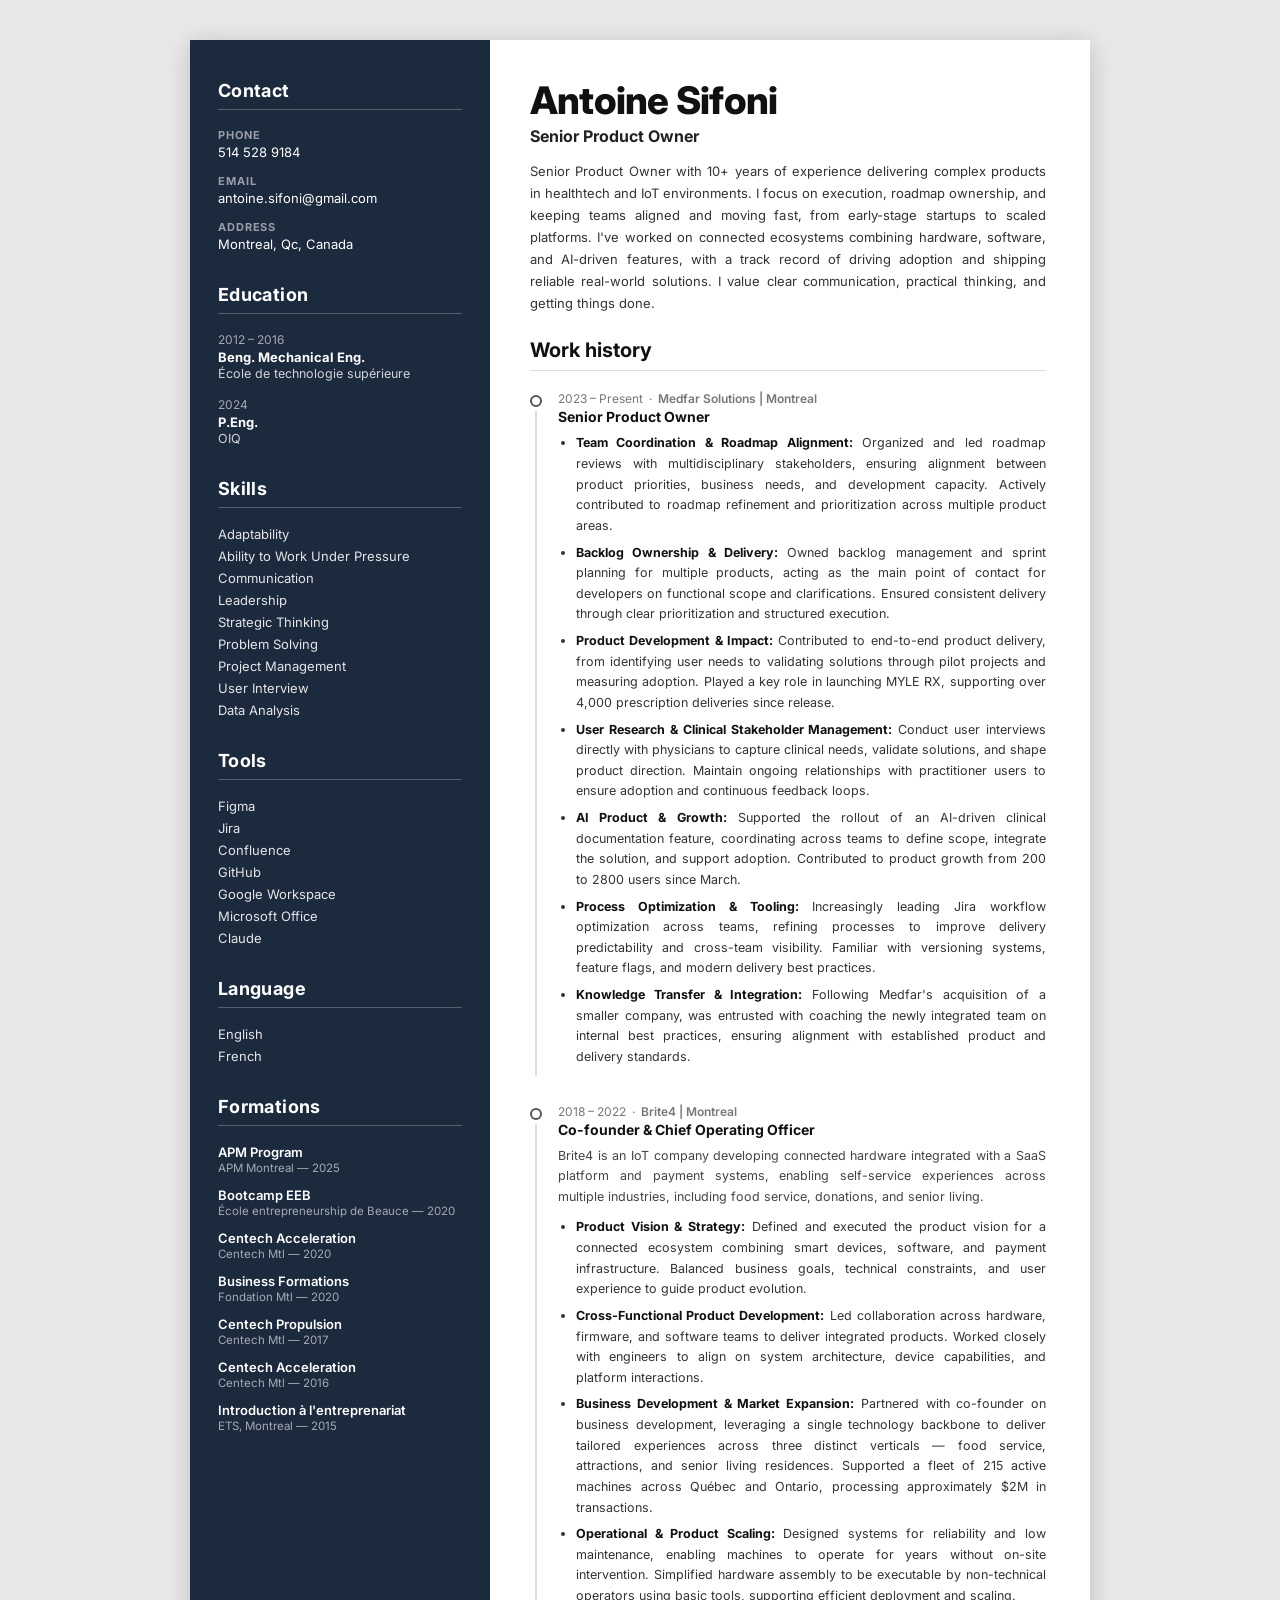
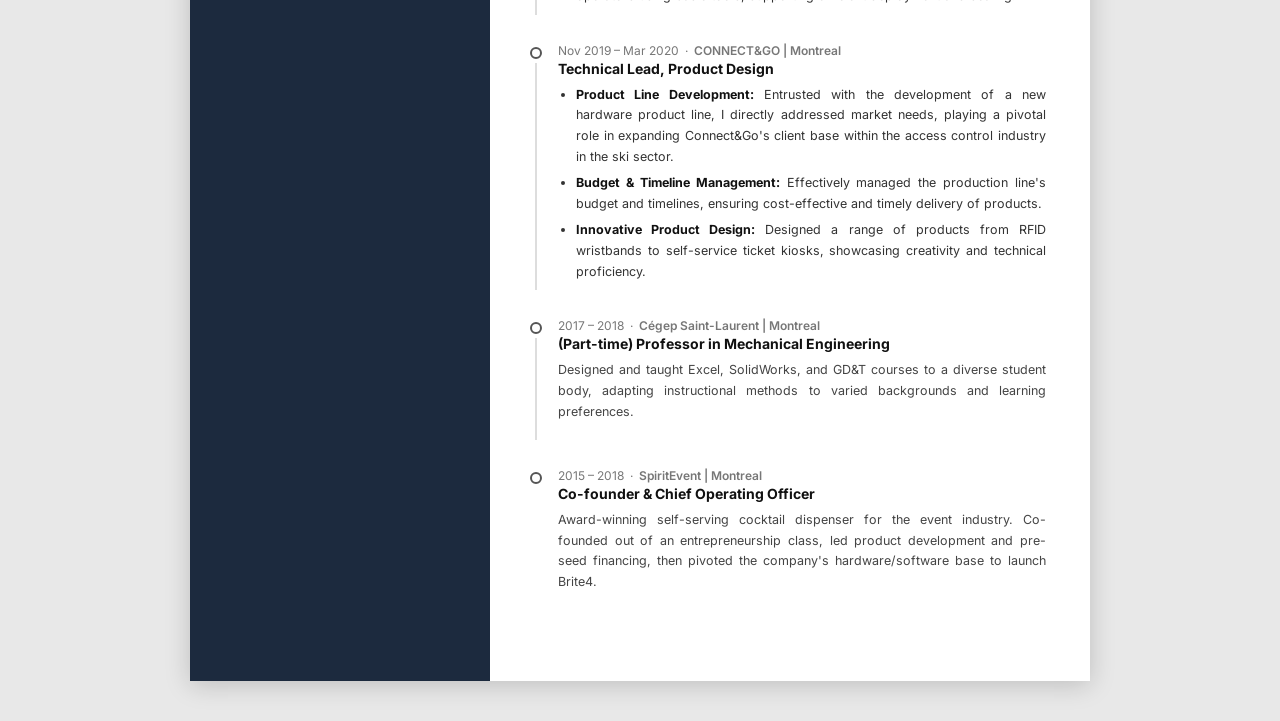
<file: resume_cima_tailored.html>
<!DOCTYPE html>
<html lang="en">
<head>
  <meta charset="UTF-8" />
  <meta name="viewport" content="width=device-width, initial-scale=1.0" />
  <title>Antoine Sifoni — Senior Product Owner</title>
  <link href="https://fonts.googleapis.com/css2?family=Inter:wght@400;600;700;800&display=swap" rel="stylesheet" />
  <style>
    *, *::before, *::after { box-sizing: border-box; margin: 0; padding: 0; }

    body {
      font-family: 'Inter', sans-serif;
      font-size: 13.5px;
      color: #1a1a1a;
      background: #e8e8e8;
      min-height: 100vh;
      display: flex;
      justify-content: center;
      padding: 40px 20px;
    }

    @media print {
      @page { size: A4; margin: 0; }
      html, body {
        padding: 0;
        margin: 0;
        display: block;
        font-size: 10px;
        background: #fff;
      }
      .page {
        width: 100%;
        box-shadow: none;
        background: transparent;
        min-height: 594mm;
        align-items: stretch;
      }
      .sidebar {
        padding: 16px 16px;
        background: #1c2a3e;
        width: 270px;
        min-width: 270px;
        height: 675mm;
        box-sizing: border-box;
      }
      .main { padding: 16px 24px 16px 22px; }
      .sidebar section { margin-bottom: 12px; }
      .sidebar h2 { font-size: 14px; margin-bottom: 4px; }
      .sidebar hr { margin-bottom: 8px; }
      .contact-item { margin-bottom: 6px; }
      .contact-item .label { font-size: 8.5px; }
      .contact-item .value { font-size: 10.5px; }
      .edu-item { margin-bottom: 6px; }
      .edu-item .year { font-size: 9.5px; }
      .edu-item .degree { font-size: 10.5px; }
      .edu-item .school { font-size: 10px; }
      .tag-list { gap: 1px; }
      .tag-list li { font-size: 10px; }
      .formation-item { margin-bottom: 5px; }
      .formation-item .fname { font-size: 10px; }
      .formation-item .forg { font-size: 9px; }
      .main section { margin-bottom: 8px; }
      .main h2 { font-size: 15px; margin-bottom: 3px; }
      .main > section > hr { margin-bottom: 8px; }
      .timeline { gap: 10px; }
      .main-header { margin-bottom: 10px; }
      .main-header h1 { font-size: 24px; }
      .main-header .title { font-size: 12px; margin-top: 1px; margin-bottom: 5px; }
      .main-header .summary { font-size: 10px; line-height: 1.45; }
      .timeline-meta { font-size: 10.5px; }
      .timeline-role { font-size: 12px; }
      .timeline-bullets li { font-size: 10px; line-height: 1.35; margin-bottom: 2px; }
      .timeline-bullets li.break-before { break-before: page; page-break-before: always; }
      .timeline-desc { font-size: 10px; line-height: 1.35; margin-bottom: 3px; }
    }

    .page {
      background: #fff;
      width: 900px;
      max-width: 100%;
      display: flex;
      box-shadow: 0 4px 24px rgba(0,0,0,0.18);
    }

    /* ── SIDEBAR ── */
    .sidebar {
      width: 300px;
      min-width: 300px;
      background: #1c2a3e;
      color: #fff;
      padding: 40px 28px 40px 28px;
    }

    .sidebar h2 {
      font-size: 18px;
      font-weight: 700;
      letter-spacing: 0.02em;
      margin-bottom: 8px;
    }

    .sidebar hr {
      border: none;
      border-top: 1.5px solid rgba(255,255,255,0.25);
      margin-bottom: 18px;
    }

    .sidebar section {
      margin-bottom: 32px;
    }

    /* Contact */
    .contact-item {
      margin-bottom: 14px;
    }

    .contact-item .label {
      font-size: 11px;
      font-weight: 700;
      text-transform: uppercase;
      letter-spacing: 0.08em;
      color: rgba(255,255,255,0.55);
      margin-bottom: 2px;
    }

    .contact-item .value {
      font-size: 13px;
      color: #fff;
    }

    /* Education */
    .edu-item {
      margin-bottom: 16px;
    }

    .edu-item .year {
      font-size: 12px;
      color: rgba(255,255,255,0.6);
      margin-bottom: 2px;
    }

    .edu-item .degree {
      font-weight: 700;
      font-size: 13px;
    }

    .edu-item .school {
      font-size: 12.5px;
      color: rgba(255,255,255,0.8);
      margin-top: 1px;
    }

    /* Skills / Tools / Languages / Formations */
    .tag-list {
      list-style: none;
      display: flex;
      flex-direction: column;
      gap: 6px;
    }

    .tag-list li {
      font-size: 13px;
      color: rgba(255,255,255,0.88);
    }

    /* Formations */
    .formation-item {
      margin-bottom: 12px;
    }

    .sidebar-spacer { display: none; }

    .formation-item .fname {
      font-size: 13px;
      font-weight: 600;
      color: #fff;
    }

    .formation-item .forg {
      font-size: 11.5px;
      color: rgba(255,255,255,0.6);
      margin-top: 1px;
    }

    /* ── MAIN CONTENT ── */
    .main {
      flex: 1;
      padding: 40px 44px 40px 40px;
    }

    .main-header {
      margin-bottom: 24px;
    }

    .main-header h1 {
      font-size: 38px;
      font-weight: 800;
      letter-spacing: -0.02em;
      color: #111;
      line-height: 1.1;
    }

    .main-header .title {
      font-size: 16px;
      font-weight: 700;
      color: #222;
      margin-top: 4px;
      margin-bottom: 14px;
    }

    .main-header .summary {
      font-size: 13px;
      line-height: 1.7;
      color: #333;
      text-align: justify;
    }

    /* Section titles in main */
    .main section {
      margin-bottom: 30px;
    }

    .main h2 {
      font-size: 20px;
      font-weight: 700;
      color: #111;
      margin-bottom: 8px;
    }

    .main > section > hr {
      border: none;
      border-top: 1.5px solid #ddd;
      margin-bottom: 20px;
    }

    /* Timeline */
    .timeline {
      display: flex;
      flex-direction: column;
      gap: 28px;
    }

    .timeline-entry {
      display: flex;
      gap: 16px;
    }

    .timeline-dot-col {
      display: flex;
      flex-direction: column;
      align-items: center;
      padding-top: 4px;
    }

    .dot {
      width: 12px;
      height: 12px;
      border-radius: 50%;
      border: 2px solid #555;
      background: #fff;
      flex-shrink: 0;
    }

    .timeline-line {
      width: 1.5px;
      flex: 1;
      background: #ddd;
      margin-top: 4px;
    }

    .timeline-body {
      flex: 1;
      padding-bottom: 8px;
    }

    .timeline-meta {
      font-size: 12px;
      color: #777;
      margin-bottom: 2px;
    }

    .timeline-meta .company {
      font-weight: 600;
    }

    .timeline-role {
      font-size: 14px;
      font-weight: 700;
      color: #111;
      margin-bottom: 8px;
    }

    .timeline-desc {
      font-size: 12.5px;
      color: #444;
      line-height: 1.65;
      margin-bottom: 10px;
      text-align: justify;
    }

    .timeline-bullets {
      list-style: disc;
      padding-left: 18px;
      display: flex;
      flex-direction: column;
      gap: 6px;
    }

    .timeline-bullets li {
      font-size: 12.5px;
      color: #333;
      line-height: 1.65;
      text-align: justify;
    }

    .timeline-bullets li strong {
      color: #111;
    }
  </style>
</head>
<body>
<div class="page">

  <!-- ══════════════ SIDEBAR ══════════════ -->
  <aside class="sidebar">

    <section>
      <h2>Contact</h2>
      <hr />
      <div class="contact-item">
        <div class="label">Phone</div>
        <div class="value">514 528 9184</div>
      </div>
      <div class="contact-item">
        <div class="label">Email</div>
        <div class="value">antoine.sifoni@gmail.com</div>
      </div>
      <div class="contact-item">
        <div class="label">Address</div>
        <div class="value">Montreal, Qc, Canada</div>
      </div>
    </section>

    <section>
      <h2>Education</h2>
      <hr />
      <div class="edu-item">
        <div class="year">2012 – 2016</div>
        <div class="degree">Beng. Mechanical Eng.</div>
        <div class="school">École de technologie supérieure</div>
      </div>
      <div class="edu-item">
        <div class="year">2024</div>
        <div class="degree">P.Eng.</div>
        <div class="school">OIQ</div>
      </div>
    </section>

    <section>
      <h2>Skills</h2>
      <hr />
      <ul class="tag-list">
        <li>Adaptability</li>
        <li>Ability to Work Under Pressure</li>
        <li>Communication</li>
        <li>Leadership</li>
        <li>Strategic Thinking</li>
        <li>Problem Solving</li>
        <li>Project Management</li>
        <li>User Interview</li>
        <li>Data Analysis</li>
      </ul>
    </section>

    <section>
      <h2>Tools</h2>
      <hr />
      <ul class="tag-list">
        <li>Figma</li>
        <li>Jira</li>
        <li>Confluence</li>
        <li>GitHub</li>
        <li>Google Workspace</li>
        <li>Microsoft Office</li>
        <li>Claude</li>
      </ul>
    </section>

    <section>
      <h2>Language</h2>
      <hr />
      <ul class="tag-list">
        <li>English</li>
        <li>French</li>
      </ul>
    </section>

    <section>
      <h2>Formations</h2>
      <hr />
      <div class="formation-item">
        <div class="fname">APM Program</div>
        <div class="forg">APM Montreal — 2025</div>
      </div>
      <div class="formation-item">
        <div class="fname">Bootcamp EEB</div>
        <div class="forg">École entrepreneurship de Beauce — 2020</div>
      </div>
      <div class="formation-item">
        <div class="fname">Centech Acceleration</div>
        <div class="forg">Centech Mtl — 2020</div>
      </div>
      <div class="formation-item">
        <div class="fname">Business Formations</div>
        <div class="forg">Fondation Mtl — 2020</div>
      </div>
      <div class="formation-item">
        <div class="fname">Centech Propulsion</div>
        <div class="forg">Centech Mtl — 2017</div>
      </div>
      <div class="formation-item">
        <div class="fname">Centech Acceleration</div>
        <div class="forg">Centech Mtl — 2016</div>
      </div>
      <div class="formation-item">
        <div class="fname">Introduction à l'entreprenariat</div>
        <div class="forg">ETS, Montreal — 2015</div>
      </div>
      <div class="sidebar-spacer" aria-hidden="true"></div>
    </section>

  </aside>

  <!-- ══════════════ MAIN CONTENT ══════════════ -->
  <main class="main">

    <div class="main-header">
      <h1>Antoine Sifoni</h1>
      <div class="title">Senior Product Owner</div>
      <p class="summary">
        Senior Product Owner with 10+ years of experience delivering complex products in healthtech and IoT environments. I focus on execution, roadmap ownership, and keeping teams aligned and moving fast, from early-stage startups to scaled platforms. I've worked on connected ecosystems combining hardware, software, and AI-driven features, with a track record of driving adoption and shipping reliable real-world solutions. I value clear communication, practical thinking, and getting things done.
      </p>
    </div>

    <section>
      <h2>Work history</h2>
      <hr />

      <div class="timeline">

        <!-- Medfar -->
        <div class="timeline-entry">
          <div class="timeline-dot-col">
            <div class="dot"></div>
            <div class="timeline-line"></div>
          </div>
          <div class="timeline-body">
            <div class="timeline-meta">2023 – Present &nbsp;·&nbsp; <span class="company">Medfar Solutions | Montreal</span></div>
            <div class="timeline-role">Senior Product Owner</div>
            <ul class="timeline-bullets">
              <li><strong>Team Coordination &amp; Roadmap Alignment:</strong> Organized and led roadmap reviews with multidisciplinary stakeholders, ensuring alignment between product priorities, business needs, and development capacity. Actively contributed to roadmap refinement and prioritization across multiple product areas.</li>
              <li><strong>Backlog Ownership &amp; Delivery:</strong> Owned backlog management and sprint planning for multiple products, acting as the main point of contact for developers on functional scope and clarifications. Ensured consistent delivery through clear prioritization and structured execution.</li>
              <li><strong>Product Development &amp; Impact:</strong> Contributed to end-to-end product delivery, from identifying user needs to validating solutions through pilot projects and measuring adoption. Played a key role in launching MYLE RX, supporting over 4,000 prescription deliveries since release.</li>
              <li><strong>User Research &amp; Clinical Stakeholder Management:</strong> Conduct user interviews directly with physicians to capture clinical needs, validate solutions, and shape product direction. Maintain ongoing relationships with practitioner users to ensure adoption and continuous feedback loops.</li>
              <li><strong>AI Product &amp; Growth:</strong> Supported the rollout of an AI-driven clinical documentation feature, coordinating across teams to define scope, integrate the solution, and support adoption. Contributed to product growth from 200 to 2800 users since March.</li>
              <li><strong>Process Optimization &amp; Tooling:</strong> Increasingly leading Jira workflow optimization across teams, refining processes to improve delivery predictability and cross-team visibility. Familiar with versioning systems, feature flags, and modern delivery best practices.</li>
              <li><strong>Knowledge Transfer &amp; Integration:</strong> Following Medfar's acquisition of a smaller company, was entrusted with coaching the newly integrated team on internal best practices, ensuring alignment with established product and delivery standards.</li>
            </ul>
          </div>
        </div>

        <!-- Brite4 -->
        <div class="timeline-entry">
          <div class="timeline-dot-col">
            <div class="dot"></div>
            <div class="timeline-line"></div>
          </div>
          <div class="timeline-body">
            <div class="timeline-meta">2018 – 2022 &nbsp;·&nbsp; <span class="company">Brite4 | Montreal</span></div>
            <div class="timeline-role">Co-founder &amp; Chief Operating Officer</div>
            <p class="timeline-desc">Brite4 is an IoT company developing connected hardware integrated with a SaaS platform and payment systems, enabling self-service experiences across multiple industries, including food service, donations, and senior living.</p>
            <ul class="timeline-bullets">
              <li><strong>Product Vision &amp; Strategy:</strong> Defined and executed the product vision for a connected ecosystem combining smart devices, software, and payment infrastructure. Balanced business goals, technical constraints, and user experience to guide product evolution.</li>
              <li class="break-before"><strong>Cross-Functional Product Development:</strong> Led collaboration across hardware, firmware, and software teams to deliver integrated products. Worked closely with engineers to align on system architecture, device capabilities, and platform interactions.</li>
              <li><strong>Business Development &amp; Market Expansion:</strong> Partnered with co-founder on business development, leveraging a single technology backbone to deliver tailored experiences across three distinct verticals — food service, attractions, and senior living residences. Supported a fleet of 215 active machines across Québec and Ontario, processing approximately $2M in transactions.</li>
              <li><strong>Operational &amp; Product Scaling:</strong> Designed systems for reliability and low maintenance, enabling machines to operate for years without on-site intervention. Simplified hardware assembly to be executable by non-technical operators using basic tools, supporting efficient deployment and scaling.</li>
            </ul>
          </div>
        </div>

        <!-- Connect&Go -->
        <div class="timeline-entry">
          <div class="timeline-dot-col">
            <div class="dot"></div>
            <div class="timeline-line"></div>
          </div>
          <div class="timeline-body">
            <div class="timeline-meta">Nov 2019 – Mar 2020 &nbsp;·&nbsp; <span class="company">CONNECT&amp;GO | Montreal</span></div>
            <div class="timeline-role">Technical Lead, Product Design</div>
            <ul class="timeline-bullets">
              <li><strong>Product Line Development:</strong> Entrusted with the development of a new hardware product line, I directly addressed market needs, playing a pivotal role in expanding Connect&amp;Go's client base within the access control industry in the ski sector.</li>
              <li><strong>Budget &amp; Timeline Management:</strong> Effectively managed the production line's budget and timelines, ensuring cost-effective and timely delivery of products.</li>
              <li><strong>Innovative Product Design:</strong> Designed a range of products from RFID wristbands to self-service ticket kiosks, showcasing creativity and technical proficiency.</li>
            </ul>
          </div>
        </div>

        <!-- Cégep Saint-Laurent -->
        <div class="timeline-entry">
          <div class="timeline-dot-col">
            <div class="dot"></div>
            <div class="timeline-line"></div>
          </div>
          <div class="timeline-body">
            <div class="timeline-meta">2017 – 2018 &nbsp;·&nbsp; <span class="company">Cégep Saint-Laurent | Montreal</span></div>
            <div class="timeline-role">(Part-time) Professor in Mechanical Engineering</div>
            <p class="timeline-desc">Designed and taught Excel, SolidWorks, and GD&amp;T courses to a diverse student body, adapting instructional methods to varied backgrounds and learning preferences.</p>
          </div>
        </div>

        <!-- SpiritEvent -->
        <div class="timeline-entry">
          <div class="timeline-dot-col">
            <div class="dot"></div>
          </div>
          <div class="timeline-body">
            <div class="timeline-meta">2015 – 2018 &nbsp;·&nbsp; <span class="company">SpiritEvent | Montreal</span></div>
            <div class="timeline-role">Co-founder &amp; Chief Operating Officer</div>
            <p class="timeline-desc">Award-winning self-serving cocktail dispenser for the event industry. Co-founded out of an entrepreneurship class, led product development and pre-seed financing, then pivoted the company's hardware/software base to launch Brite4.</p>
          </div>
        </div>

      </div><!-- /timeline -->
    </section>

  </main>
</div>
</body>
</html>
</file>
<file: style.css>
/* ============================================================
   Antoine Sifoni · Personal Site
   Quiet Neutral · ultra-minimal, gallery-calm
   ============================================================ */

/* Fonts are loaded via <link rel="preconnect"/preload> in each page's
   <head> (not @import) so they don't block CSS parsing. */

:root {
  --ink:        #2b2926;   /* soft charcoal */
  --ink-soft:   #5c5852;
  --ink-faint:  #76726a;   /* darkened from #908b82 to meet WCAG AA (4.5:1) on white */
  --paper:      #ffffff;   /* white */
  --paper-2:    #f4f3ef;
  --line:       #e4e1d8;
  --accent:     #8a9483;   /* faint sage, used rarely */
  --accent-ink: #6f7a68;
  --max:        1180px;
  --serif:      'Inter', system-ui, sans-serif;   /* display sans */
  --body:       'Inter', system-ui, sans-serif;
  --mono:       'IBM Plex Mono', monospace;
}

*, *::before, *::after { box-sizing: border-box; margin: 0; padding: 0; }

html { scroll-behavior: smooth; }

body {
  font-family: var(--body);
  font-size: 18px;
  line-height: 1.65;
  color: var(--ink);
  background: var(--paper);
  -webkit-font-smoothing: antialiased;
  text-rendering: optimizeLegibility;
}

/* subtle paper grain */
body::before {
  content: "";
  position: fixed;
  inset: 0;
  pointer-events: none;
  z-index: 0;
  opacity: 0.022;
  background-image: url("data:image/svg+xml,%3Csvg xmlns='http://www.w3.org/2000/svg' width='120' height='120'%3E%3Cfilter id='n'%3E%3CfeTurbulence type='fractalNoise' baseFrequency='0.9' numOctaves='3'/%3E%3C/filter%3E%3Crect width='100%25' height='100%25' filter='url(%23n)'/%3E%3C/svg%3E");
}

.wrap { max-width: var(--max); margin: 0 auto; padding: 0 40px; position: relative; z-index: 1; }

a { color: inherit; text-decoration: none; }

/* skip link — visually hidden until keyboard-focused */
.skip-link {
  position: absolute; left: 8px; top: -52px; z-index: 100;
  background: var(--ink); color: var(--paper);
  font-family: var(--mono); font-size: 12px; letter-spacing: 0.08em; text-transform: uppercase;
  padding: 10px 16px; transition: top .2s ease;
}
.skip-link:focus { top: 8px; }

/* ── NAV ───────────────────────────────────────────────── */
.nav {
  position: sticky; top: 0; z-index: 50;
  background: rgba(255,255,255,0.82);
  backdrop-filter: blur(10px);
  border-bottom: 1px solid var(--line);
}
.nav-inner {
  max-width: var(--max); margin: 0 auto; padding: 18px 40px;
  display: flex; align-items: center; justify-content: space-between;
}
.brand {
  font-family: var(--serif);
  font-weight: 500;
  font-size: 20px;
  letter-spacing: -0.01em;
}
.brand .dot { color: var(--accent); }
.nav-links { display: flex; gap: 32px; }
.nav-links a {
  font-family: var(--mono);
  font-size: 12.5px;
  text-transform: uppercase;
  letter-spacing: 0.12em;
  color: var(--ink-soft);
  position: relative;
  padding-bottom: 3px;
  transition: color .2s;
}
.nav-links a::after {
  content: ""; position: absolute; left: 0; bottom: 0;
  width: 0; height: 1.5px; background: var(--accent); transition: width .25s ease;
}
.nav-links a:hover { color: var(--ink); }
.nav-links a:hover::after,
.nav-links a.active::after { width: 100%; }
.nav-links a.active { color: var(--ink); }

/* right-side group: links + language toggle */
.nav-right { display: flex; align-items: center; gap: 28px; flex-wrap: wrap; }

/* language toggle — segmented control matching nav language */
.lang-toggle { display: inline-flex; align-items: center; border: 1px solid var(--line); }
.lang-toggle button {
  font-family: var(--mono);
  font-size: 11.5px;
  letter-spacing: 0.1em;
  text-transform: uppercase;
  background: none;
  border: none;
  padding: 5px 10px;
  cursor: pointer;
  color: var(--ink-faint);
  transition: background .2s, color .2s;
}
.lang-toggle button + button { border-left: 1px solid var(--line); }
.lang-toggle button:not(.active):hover { color: var(--ink); }
.lang-toggle button.active { background: var(--ink); color: var(--paper); }

/* ── SHARED PIECES ─────────────────────────────────────── */
.eyebrow {
  font-family: var(--mono);
  font-size: 12px;
  text-transform: uppercase;
  letter-spacing: 0.2em;
  color: var(--accent-ink);
  display: inline-block;
  margin-bottom: 20px;
}
.section-title {
  font-family: var(--serif);
  font-weight: 400;
  font-size: clamp(28px, 4vw, 44px);
  letter-spacing: -0.02em;
  line-height: 1.05;
}

footer {
  border-top: 1px solid var(--line);
  margin-top: 100px;
  padding: 44px 0 60px;
}
.footer-inner {
  max-width: var(--max); margin: 0 auto; padding: 0 40px;
  display: flex; justify-content: space-between; align-items: baseline;
  flex-wrap: wrap; gap: 16px;
}
.footer-inner .sig { font-family: var(--serif); font-size: 22px; }
.footer-inner .meta { font-family: var(--mono); font-size: 12px; color: var(--ink-faint); letter-spacing: 0.06em; }
.footer-dl { background: none; color: var(--ink); cursor: pointer; }
.email-wrap { display: inline-flex; align-items: center; gap: 8px; }
.copy-email {
  background: none; border: none; padding: 2px; cursor: pointer;
  color: var(--ink-faint); display: inline-flex; align-items: center;
  transition: color .2s;
}
.copy-email:hover { color: var(--accent); }
.copy-email svg { width: 14px; height: 14px; display: block; }
.copy-email .ic-check { display: none; }
.copy-email.copied .ic-copy { display: none; }
.copy-email.copied .ic-check { display: block; color: var(--accent); }

/* ── HOME / HERO ───────────────────────────────────────── */
.hero { padding: clamp(70px, 12vh, 150px) 0 90px; }
.hero-grid {
  display: grid;
  grid-template-columns: 1fr;
  gap: 50px;
}
.hero h1 {
  font-family: var(--serif);
  font-weight: 200;
  font-size: clamp(46px, 8.5vw, 112px);
  line-height: 0.98;
  letter-spacing: -0.025em;
}
.hero h1 em {
  font-style: italic;
  font-weight: 300;
  color: var(--accent-ink);
}
.hero-sub {
  font-family: var(--mono);
  font-size: 13px;
  letter-spacing: 0.18em;
  text-transform: uppercase;
  color: var(--ink-soft);
  margin-top: 28px;
}
.hero-lead {
  font-size: clamp(20px, 2.4vw, 27px);
  line-height: 1.45;
  max-width: 720px;
  margin-top: 36px;
  color: var(--ink);
}
.hero-lead .hl { color: var(--accent-ink); font-style: italic; }
.hero-cta { margin-top: 44px; display: flex; gap: 18px; flex-wrap: wrap; }

.btn {
  font-family: var(--mono);
  font-size: 12.5px; letter-spacing: 0.1em; text-transform: uppercase;
  padding: 14px 26px;
  border: 1.5px solid var(--ink);
  transition: all .22s ease;
  display: inline-flex; align-items: center; gap: 9px;
}
.btn:hover { background: var(--ink); color: var(--paper); transform: translateY(-2px); }
.btn.accent { border-color: var(--accent); color: var(--accent); }
.btn.accent:hover { background: var(--accent); color: var(--paper); }

/* metrics strip */
.metrics {
  display: grid;
  grid-template-columns: repeat(4, 1fr);
  border-top: 1px solid var(--line);
  border-bottom: 1px solid var(--line);
  margin-top: 30px;
}
.metric { padding: 30px 24px 30px 8px; border-right: 1px solid var(--line); }
.metric:last-child { border-right: none; }
.metric .n {
  font-family: var(--serif);
  font-weight: 300;
  font-size: clamp(34px, 4.5vw, 52px);
  line-height: 1;
  letter-spacing: -0.02em;
}
.metric .n .u { color: var(--accent-ink); font-weight: 400; }
.metric .l {
  font-family: var(--mono);
  font-size: 11.5px; letter-spacing: 0.08em; text-transform: uppercase;
  color: var(--ink-faint); margin-top: 12px; line-height: 1.5;
}

/* generic section */
.block { padding: 70px 0; }
.block-head {
  display: flex; align-items: baseline; justify-content: space-between;
  border-bottom: 1px solid var(--line); padding-bottom: 18px; margin-bottom: 44px;
  flex-wrap: wrap; gap: 12px;
}
.block-head .idx { font-family: var(--mono); font-size: 12px; color: var(--ink-faint); letter-spacing: 0.1em; }

/* focus areas list */
.focus { display: grid; grid-template-columns: repeat(3, 1fr); gap: 1px; background: var(--line); border: 1px solid var(--line); }
.focus-item { background: var(--paper); padding: 34px 30px; transition: background .25s; }
.focus-item:hover { background: var(--paper-2); }
.focus-item h3 { font-family: var(--serif); font-weight: 500; font-size: 22px; margin-bottom: 12px; letter-spacing: -0.01em; }
.focus-item h3 span { color: var(--accent-ink); font-family: var(--mono); font-size: 13px; margin-right: 10px; }
.focus-item p { font-size: 16px; color: var(--ink-soft); line-height: 1.6; }

/* ── CV PAGE ───────────────────────────────────────────── */
.page-head { padding: clamp(60px,9vh,110px) 0 50px; border-bottom: 1px solid var(--line); }
.page-head h1 {
  font-family: var(--serif); font-weight: 200;
  font-size: clamp(42px, 6.5vw, 82px); line-height: 1.0; letter-spacing: -0.022em;
}
.page-head .role { font-family: var(--mono); font-size: 13px; letter-spacing: 0.16em; text-transform: uppercase; color: var(--accent-ink); margin-top: 22px; }
.page-head p { max-width: 680px; margin-top: 26px; font-size: 18px; color: var(--ink-soft); line-height: 1.6; }

.cv-grid { display: grid; grid-template-columns: 280px 1fr; gap: 64px; padding: 60px 0 0; }
.cv-aside { position: sticky; top: 90px; align-self: start; }
.cv-aside .grp { margin-bottom: 38px; }
.cv-aside h4 {
  font-family: var(--mono); font-size: 11.5px; letter-spacing: 0.15em; text-transform: uppercase;
  color: var(--ink-faint); padding-bottom: 10px; margin-bottom: 16px; border-bottom: 1px solid var(--line);
}
.cv-aside .row { margin-bottom: 14px; }
.cv-aside .row .k { font-family: var(--mono); font-size: 11px; letter-spacing: 0.08em; text-transform: uppercase; color: var(--ink-faint); }
.cv-aside .row .v { font-size: 16px; color: var(--ink); }
.cv-aside .row .v.small { font-size: 15px; }
.chips { display: flex; flex-wrap: wrap; gap: 7px; }
.chip {
  font-family: var(--mono); font-size: 12px; letter-spacing: 0.03em;
  padding: 6px 11px; border: 1px solid var(--line); color: var(--ink-soft);
  transition: all .2s;
}
.chip:hover { border-color: var(--accent); color: var(--accent); }

.cv-main { min-width: 0; }
.xp { position: relative; padding-left: 28px; padding-bottom: 46px; border-left: 1px solid var(--line); }
.xp:last-child { padding-bottom: 0; }
.xp::before {
  content: ""; position: absolute; left: -6.5px; top: 6px;
  width: 11px; height: 11px; border-radius: 50%;
  background: var(--paper); border: 2px solid var(--accent);
}
.xp .date { font-family: var(--mono); font-size: 12px; letter-spacing: 0.08em; color: var(--ink-faint); text-transform: uppercase; }
.xp .org { font-family: var(--serif); font-weight: 500; font-size: 24px; letter-spacing: -0.01em; margin-top: 6px; }
.xp .org .where { font-family: var(--body); font-size: 16px; font-style: italic; color: var(--ink-faint); font-weight: 400; }
.xp .pos { font-size: 16px; color: var(--accent-ink); margin-top: 2px; margin-bottom: 0; font-style: italic; display: flex; justify-content: space-between; align-items: baseline; gap: 16px; }
.xp .pos:last-of-type { margin-bottom: 14px; }
.xp .pos .pos-date { font-family: var(--mono); font-size: 11.5px; font-style: normal; letter-spacing: 0.08em; text-transform: uppercase; color: var(--ink-faint); white-space: nowrap; }
.xp .desc { font-size: 16.5px; color: var(--ink-soft); margin-bottom: 16px; max-width: 720px; }
.xp ul { list-style: none; display: flex; flex-direction: column; gap: 12px; max-width: 760px; }
.xp li { font-size: 16px; line-height: 1.55; color: var(--ink); padding-left: 20px; position: relative; }
.xp li::before { content: "–"; position: absolute; left: 0; color: var(--accent); }
.xp li b { font-weight: 600; color: var(--ink); }

/* ── PROJECTS ──────────────────────────────────────────── */
.proj { border-top: 1px solid var(--line); padding: 44px 0; display: grid; grid-template-columns: 90px 1fr 200px; gap: 40px; align-items: start; transition: background .25s; }
.proj:hover { background: var(--paper-2); }
.proj:last-child { border-bottom: 1px solid var(--line); }
.proj .pnum { font-family: var(--mono); font-size: 13px; color: var(--accent); letter-spacing: 0.1em; }
.proj .pbody h3 { font-family: var(--serif); font-weight: 500; font-size: clamp(26px,3vw,36px); letter-spacing: -0.02em; line-height: 1.05; }
.proj .pbody p { font-size: 17px; color: var(--ink-soft); margin-top: 12px; max-width: 620px; line-height: 1.55; }
.proj .ptags { display: flex; flex-wrap: wrap; gap: 7px; margin-top: 16px; }
.proj .ptags span { font-family: var(--mono); font-size: 11px; letter-spacing: 0.05em; color: var(--ink-faint); border: 1px solid var(--line); padding: 4px 9px; }
.proj .pmeta { font-family: var(--mono); font-size: 12px; letter-spacing: 0.06em; color: var(--ink-faint); text-align: right; line-height: 1.8; }
.proj .pmeta .yr { font-size: 15px; color: var(--ink); }
.proj .plink { display: inline-flex; align-items: center; gap: 6px; margin-top: 16px; font-family: var(--mono); font-size: 11px; letter-spacing: 0.1em; text-transform: uppercase; color: var(--accent-ink); transition: gap .2s ease, color .2s ease; }
.proj .plink:hover { color: var(--accent-ink); gap: 11px; }

/* ── CONTACT ───────────────────────────────────────────── */
.contact-grid { display: grid; grid-template-columns: 1.1fr 1fr; gap: 70px; padding: 60px 0 0; align-items: start; }
.contact-grid h2 { font-family: var(--serif); font-weight: 200; font-size: clamp(38px,5.5vw,72px); line-height: 1.02; letter-spacing: -0.022em; }
.contact-grid h2 em { font-style: italic; font-weight: 300; color: var(--accent-ink); }
.contact-grid .intro { font-size: 19px; color: var(--ink-soft); margin-top: 28px; max-width: 460px; line-height: 1.6; }
.contact-list { display: flex; flex-direction: column; }
.contact-row { border-top: 1px solid var(--line); padding: 24px 0; display: flex; justify-content: space-between; align-items: baseline; gap: 16px; transition: padding-left .25s; }
.contact-row:last-child { border-bottom: 1px solid var(--line); }
.contact-row:hover { padding-left: 12px; }
.contact-row .lab { font-family: var(--mono); font-size: 12px; letter-spacing: 0.12em; text-transform: uppercase; color: var(--ink-faint); }
.contact-row .val { font-family: var(--serif); font-size: 21px; transition: color .2s; }
.contact-row:hover .val { color: var(--accent); }

/* ── reveal animation ──────────────────────────────────── */
@keyframes rise { from { opacity: 0; transform: translateY(22px); } to { opacity: 1; transform: none; } }
.reveal { opacity: 0; animation: rise .7s cubic-bezier(.2,.7,.3,1) forwards; }
.d1 { animation-delay: .05s; } .d2 { animation-delay: .15s; }
.d3 { animation-delay: .25s; } .d4 { animation-delay: .35s; }
.d5 { animation-delay: .45s; } .d6 { animation-delay: .55s; }
.d7 { animation-delay: .65s; }

/* respect users who prefer reduced motion: show content, drop transitions */
@media (prefers-reduced-motion: reduce) {
  html { scroll-behavior: auto; }
  *, *::before, *::after {
    animation-duration: .001ms !important;
    animation-iteration-count: 1 !important;
    transition-duration: .001ms !important;
  }
  .reveal { opacity: 1 !important; transform: none !important; }
}

/* ── RESPONSIVE ────────────────────────────────────────── */
@media (max-width: 880px) {
  body { font-size: 17px; }
  .wrap, .nav-inner, .footer-inner { padding-left: 24px; padding-right: 24px; }
  .nav-links { gap: 18px; }
  .nav-links a { font-size: 11px; letter-spacing: 0.06em; }
  .metrics { grid-template-columns: 1fr 1fr; }
  .metric:nth-child(2) { border-right: none; }
  .metric:nth-child(3), .metric:nth-child(4) { border-top: 1px solid var(--line); }
  .focus { grid-template-columns: 1fr; }
  .cv-grid { grid-template-columns: 1fr; gap: 40px; }
  .cv-aside { position: static; }
  .contact-grid { grid-template-columns: 1fr; gap: 40px; }
  .proj { grid-template-columns: 1fr; gap: 12px; }
  .proj .pmeta { text-align: left; }
}
@media (max-width: 560px) {
  .nav-inner { flex-direction: column; gap: 12px; align-items: flex-start; }
  .hero-cta { flex-direction: column; }
  .btn { justify-content: center; }
}

/* ── PRINT / PDF EXPORT ────────────────────────────────── */
@media print {
  @page { margin: 14mm; }

  html { scroll-behavior: auto; }
  body {
    font-size: 11pt;
    line-height: 1.4;
    color: #000;
    background: #fff;
    -webkit-print-color-adjust: exact;
    print-color-adjust: exact;
  }
  body::before { display: none; }           /* drop the paper-grain overlay */

  /* hide on-screen chrome that shouldn't be in the PDF */
  .nav, footer, .hero-cta, .btn, .copy-email, .footer-dl, .lang-toggle, .skip-link { display: none !important; }

  /* neutralize the entrance animation so all content is visible */
  .reveal { opacity: 1 !important; animation: none !important; transform: none !important; }

  .wrap { max-width: none; padding: 0; }

  /* tighten the CV header */
  .page-head { padding: 0 0 16px; }
  .page-head h1 { font-size: 30pt; line-height: 1.0; }
  .page-head .role { margin-top: 10px; }
  .page-head p { font-size: 10.5pt; margin-top: 12px; max-width: none; }

  /* keep the two-column CV layout, drop the sticky sidebar */
  .cv-grid { grid-template-columns: 210px 1fr; gap: 28px; padding: 22px 0 0; }
  .cv-aside { position: static; }
  .cv-aside .grp { margin-bottom: 18px; break-inside: avoid; }

  /* don't split an experience entry across pages */
  .xp { padding-bottom: 22px; break-inside: avoid; }
  .xp .org { font-size: 16pt; }
  .xp ul { gap: 6px; }
  .xp li { font-size: 10pt; line-height: 1.35; }

  a { color: inherit; text-decoration: none; }
}
</file>
